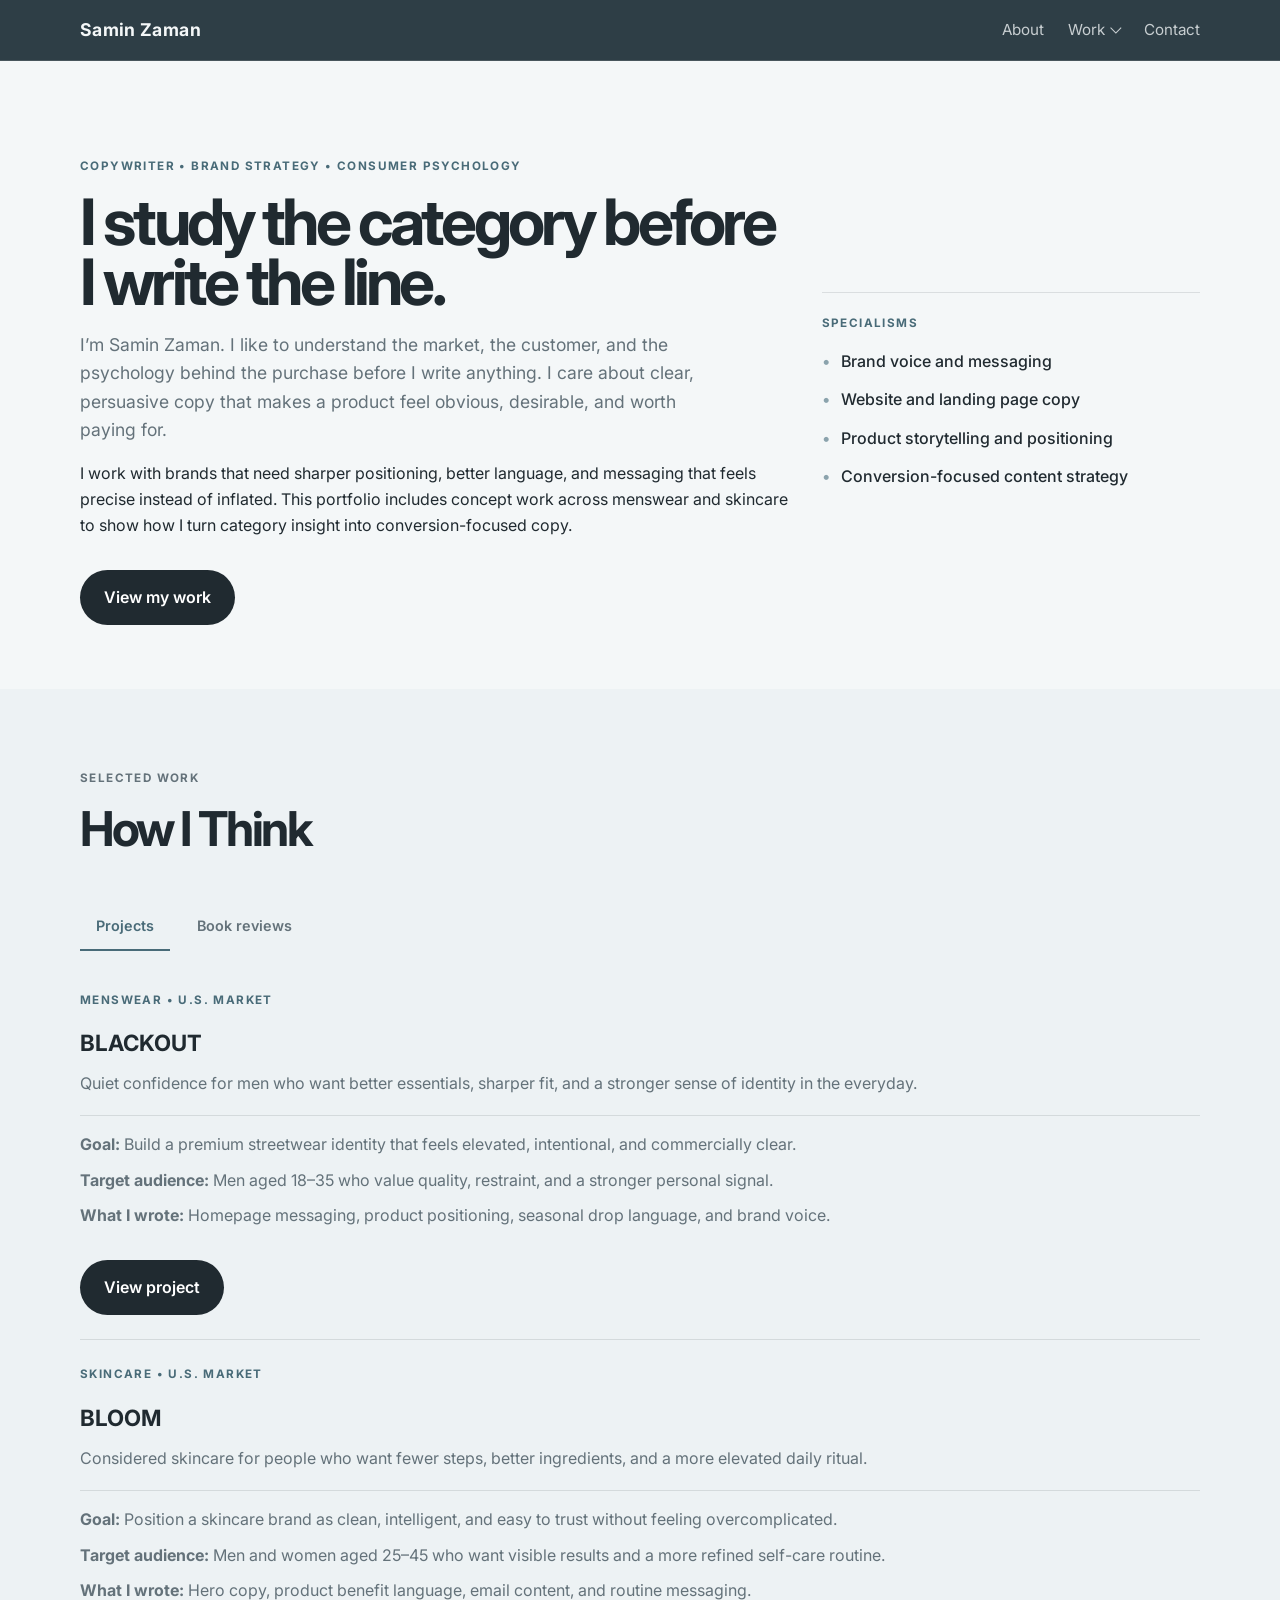
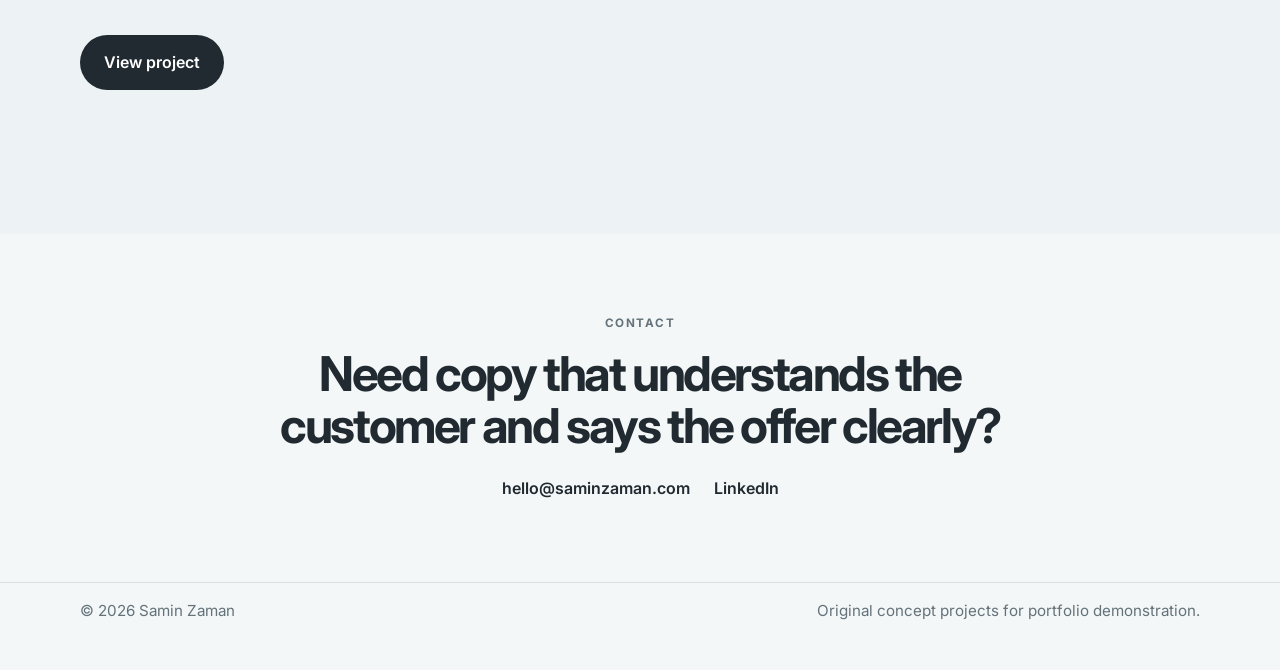
<file: index.html>
<!DOCTYPE html>
<html lang="en">
  <head>
    <meta charset="UTF-8" />
    <meta name="viewport" content="width=device-width, initial-scale=1.0" />
    <title>Samin Zaman | Copywriter</title>
    <meta
      name="description"
      content="Portfolio of Samin Zaman, a copywriter crafting clear, audience-first messaging for consumer brands."
    />
    <link rel="preconnect" href="https://fonts.googleapis.com" />
    <link rel="preconnect" href="https://fonts.gstatic.com" crossorigin />
    <link
      href="https://fonts.googleapis.com/css2?family=Inter:wght@400;500;600;700;800&display=swap"
      rel="stylesheet"
    />
    <link rel="stylesheet" href="styles.css" />
  </head>
  <body>
    <header class="site-header">
      <div class="container nav-wrap">
        <a href="index.html" class="brand">Samin Zaman</a>
        <nav class="site-nav" aria-label="Main navigation">
          <a href="#about">About</a>
          <details class="nav-dropdown">
            <summary>Work</summary>
            <div class="dropdown-menu">
              <a class="work-menu-link" href="#projects" data-work-tab="projects">Projects</a>
              <a class="work-menu-link" href="#reviews" data-work-tab="reviews">Book reviews</a>
            </div>
          </details>
          <a href="#contact">Contact</a>
        </nav>
      </div>
    </header>

    <main>
      <section id="about" class="hero">
        <div class="container hero-grid">
          <div>
            <p class="eyebrow">Copywriter • Brand strategy • Consumer psychology</p>
            <h1>I study the category before I write the line.</h1>
            <p class="lead">
              I’m Samin Zaman. I like to understand the market, the customer, and the psychology behind the purchase before I write anything. I care about clear, persuasive copy that makes a product feel obvious, desirable, and worth paying for.
            </p>
            <p>
              I work with brands that need sharper positioning, better language, and messaging that feels precise instead of inflated. This portfolio includes concept work across menswear and skincare to show how I turn category insight into conversion-focused copy.
            </p>
            <div class="cta-row">
              <a class="button primary" href="#work">View my work</a>
            </div>
          </div>

          <div class="hero-card">
            <p class="card-label">Specialisms</p>
            <ul>
              <li>Brand voice and messaging</li>
              <li>Website and landing page copy</li>
              <li>Product storytelling and positioning</li>
              <li>Conversion-focused content strategy</li>
            </ul>
          </div>
        </div>
      </section>

      <section id="work" class="section alt">
        <div class="container">
          <div class="section-header">
            <div>
              <p class="section-tag">Selected work</p>
              <h2>How I Think</h2>
            </div>
          </div>

          <nav class="work-tabs" aria-label="Work categories">
            <button id="projects-tab" class="work-tab is-active" type="button" role="tab" aria-selected="true" aria-controls="projects" data-work-tab="projects">Projects</button>
            <button id="reviews-tab" class="work-tab" type="button" role="tab" aria-selected="false" aria-controls="reviews" data-work-tab="reviews">Book reviews</button>
          </nav>

          <div id="projects" class="project-stack work-panel" role="tabpanel" aria-labelledby="projects-tab" data-work-panel="projects">
            <article class="project-entry">
              <div class="project-meta">Menswear • U.S. market</div>
              <h3><a class="project-title-link" href="https://samin-zaman1.github.io/blackout/" target="_blank" rel="noreferrer">BLACKOUT</a></h3>
              <p>
                Quiet confidence for men who want better essentials, sharper fit, and a stronger sense of identity in the everyday.
              </p>

              <div class="brief-block">
                <p><strong>Goal:</strong> Build a premium streetwear identity that feels elevated, intentional, and commercially clear.</p>
                <p><strong>Target audience:</strong> Men aged 18–35 who value quality, restraint, and a stronger personal signal.</p>
                <p><strong>What I wrote:</strong> Homepage messaging, product positioning, seasonal drop language, and brand voice.</p>
              </div>

              <div class="cta-row">
                <a href="https://samin-zaman1.github.io/blackout/" class="button primary" target="_blank" rel="noreferrer">View project</a>
              </div>
            </article>

            <article class="project-entry">
              <div class="project-meta">Skincare • U.S. market</div>
              <h3><a class="project-title-link" href="https://samin-zaman1.github.io/bloom/" target="_blank" rel="noreferrer">BLOOM</a></h3>
              <p>
                Considered skincare for people who want fewer steps, better ingredients, and a more elevated daily ritual.
              </p>

              <div class="brief-block">
                <p><strong>Goal:</strong> Position a skincare brand as clean, intelligent, and easy to trust without feeling overcomplicated.</p>
                <p><strong>Target audience:</strong> Men and women aged 25–45 who want visible results and a more refined self-care routine.</p>
                <p><strong>What I wrote:</strong> Hero copy, product benefit language, email content, and routine messaging.</p>
              </div>

              <div class="cta-row">
                <a href="https://samin-zaman1.github.io/bloom/" class="button primary" target="_blank" rel="noreferrer">View project</a>
              </div>
            </article>
          </div>

          <div class="work-writing">
            <section id="reviews" class="work-subsection work-panel" role="tabpanel" aria-labelledby="reviews-tab" data-work-panel="reviews" hidden>
              <p class="section-tag">Book reviews</p>
              <h3>Criticism and reflection shaped by taste, attention, and the way culture moves.</h3>
              <p>
                I also write reflective reviews and cultural notes that connect reading to how people think, buy, and value things. The goal is to translate ideas into language that feels thoughtful, precise, and genuinely lived-in.
              </p>

              <div class="project-stack">
                <article class="project-entry">
                  <div class="project-meta">Fiction • Fable</div>
                  <h3>The Alchemist, Paulo Coelho</h3>
                  <p>
                    I went in expecting a quick fable and came out arguing with a stranger's idea of destiny. Beautiful prose, thin logic if you press on it.
                  </p>
                  <a href="reviews.html#the-alchemist" class="inline-link">Read the full review</a>
                </article>
              </div>
            </section>
          </div>
        </div>
      </section>

      <section id="contact" class="section contact">
        <div class="container narrow center">
          <p class="section-tag">Contact</p>
          <h2>Need copy that understands the customer and says the offer clearly?</h2>
          <div class="contact-links">
            <a href="mailto:hello@saminzaman.com">hello@saminzaman.com</a>
            <a href="https://www.linkedin.com" target="_blank" rel="noreferrer">LinkedIn</a>
          </div>
        </div>
      </section>
    </main>

    <footer class="site-footer">
      <div class="container footer-wrap">
        <p>© <span id="year"></span> Samin Zaman</p>
        <p>Original concept projects for portfolio demonstration.</p>
      </div>
    </footer>

    <script src="script.js"></script>
  </body>
</html>
</file>
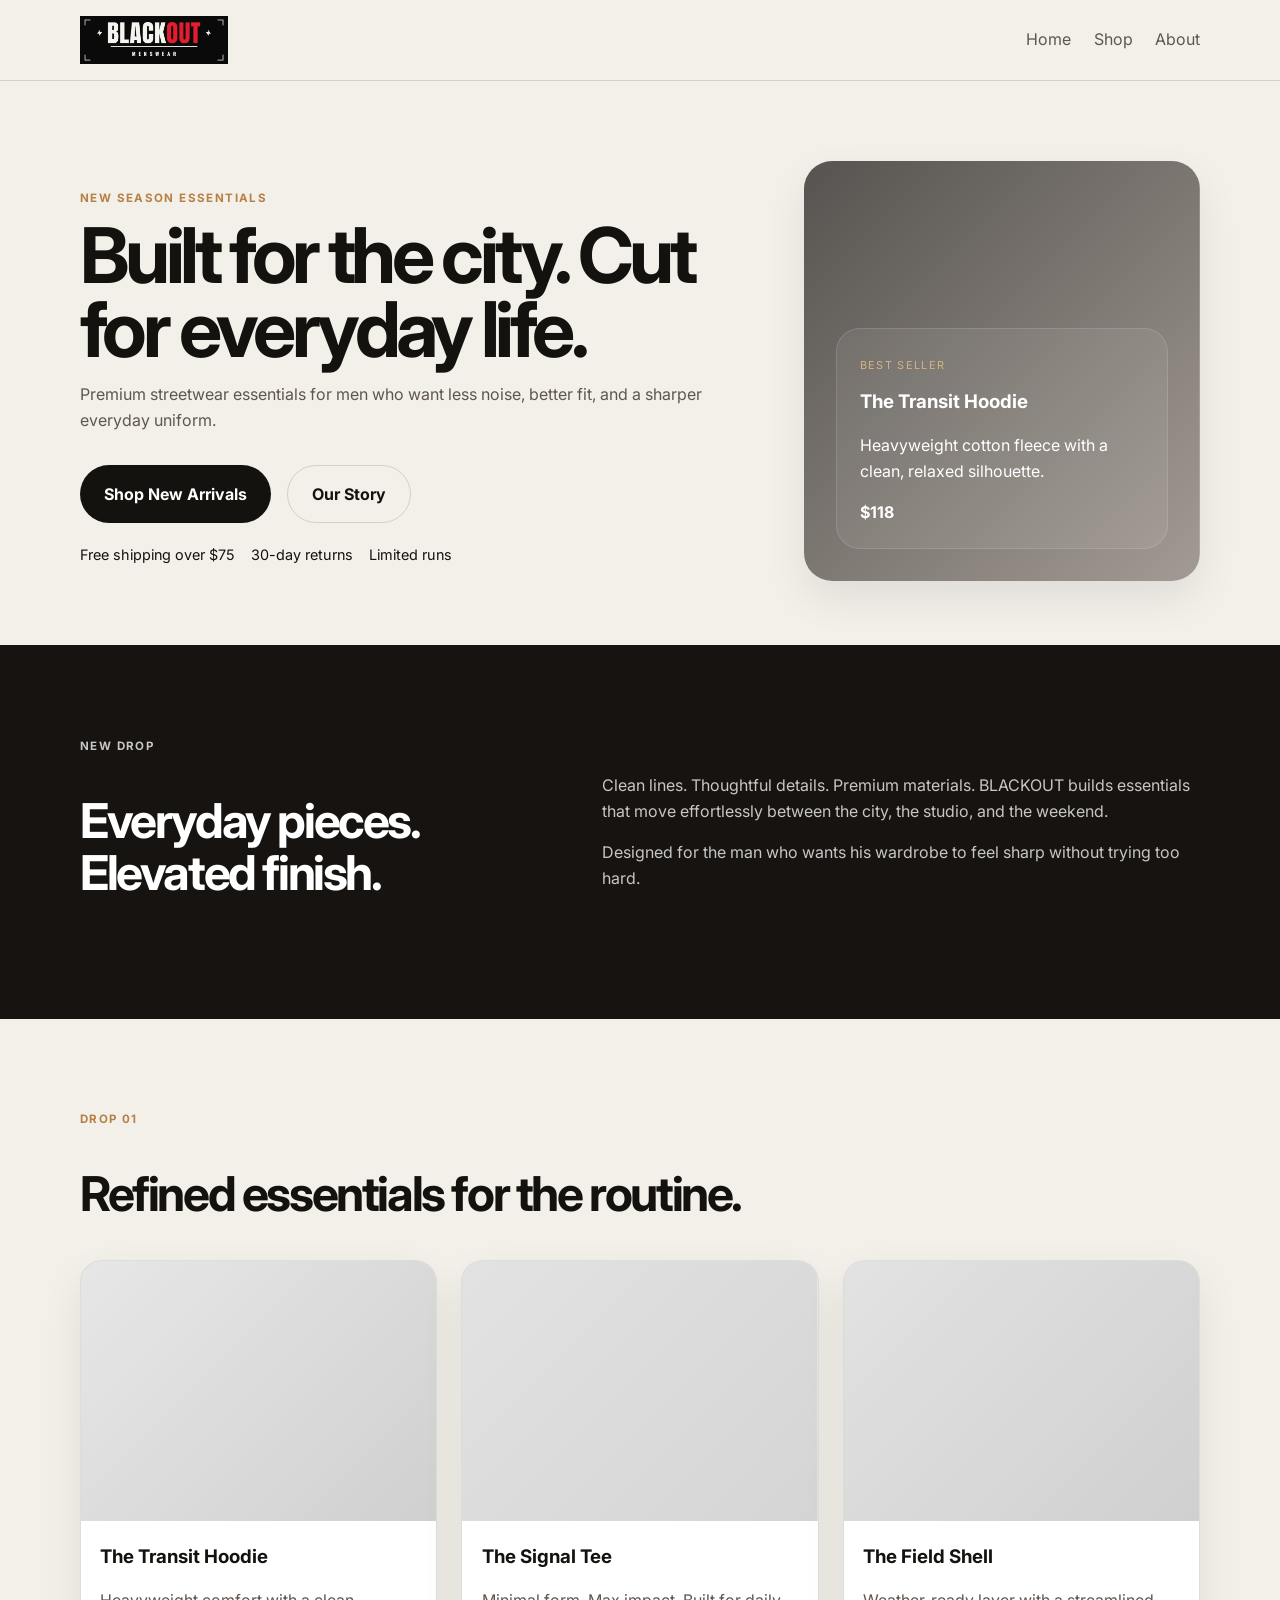
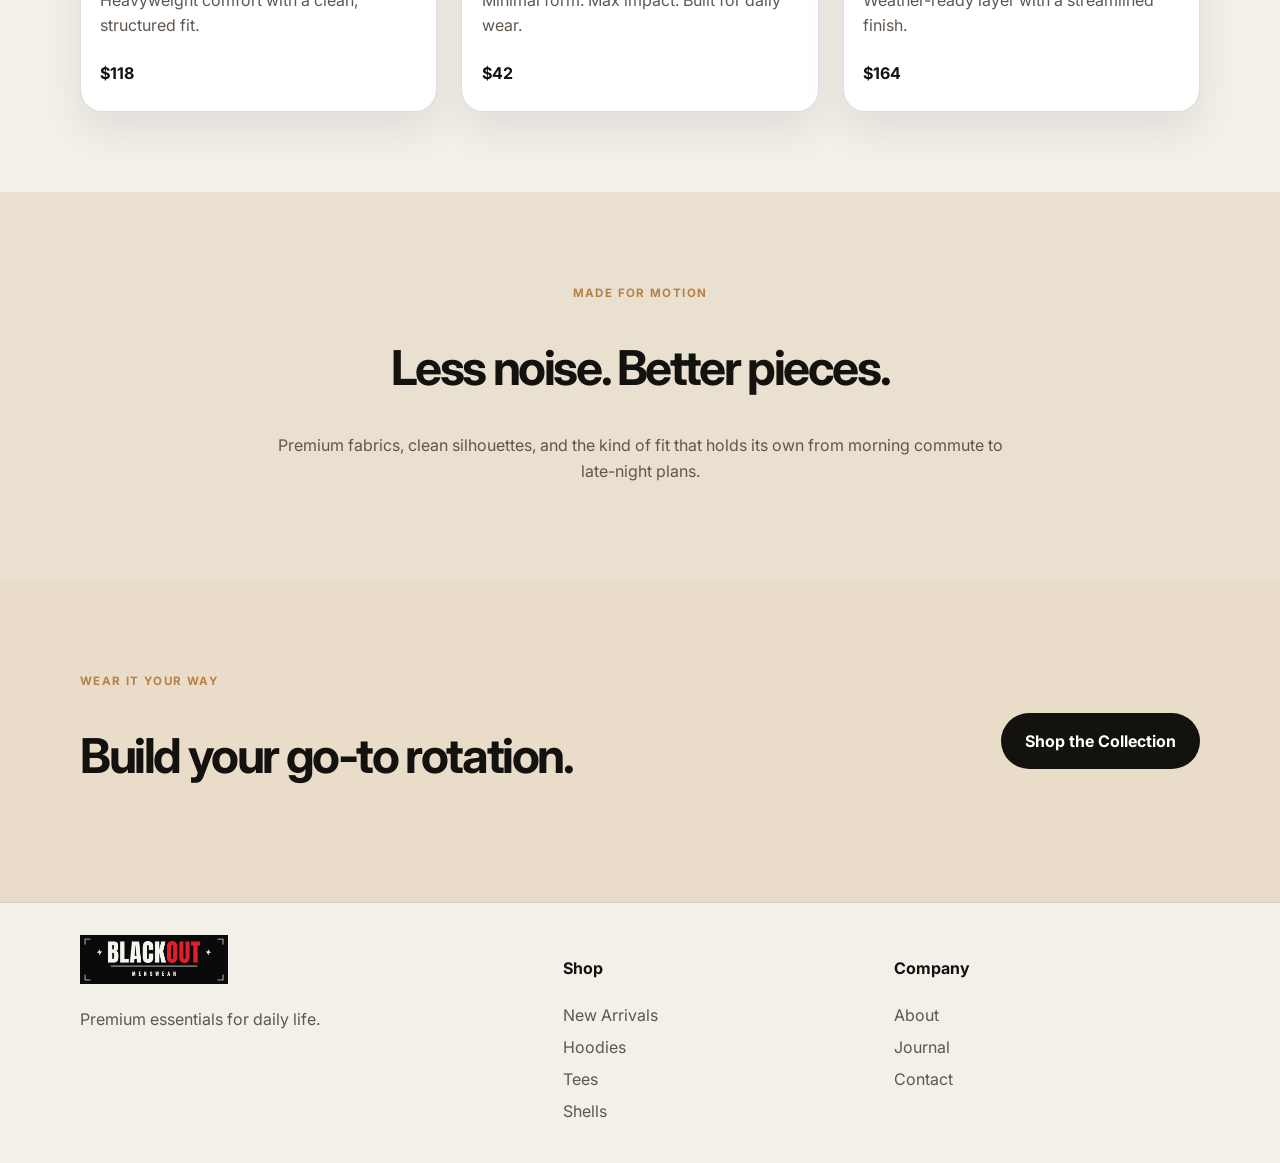
<file: blackout/index.html>
<!DOCTYPE html>
<html lang="en">
  <head>
    <meta charset="UTF-8" />
    <meta name="viewport" content="width=device-width, initial-scale=1.0" />
    <title>BLACKOUT | Premium Streetwear</title>
    <meta name="description" content="BLACKOUT makes premium essentials for men who move through the city with intention." />
    <link rel="preconnect" href="https://fonts.googleapis.com" />
    <link rel="preconnect" href="https://fonts.gstatic.com" crossorigin />
    <link href="https://fonts.googleapis.com/css2?family=Inter:wght@400;500;600;700;800&display=swap" rel="stylesheet" />
    <link rel="stylesheet" href="styles.css" />
  </head>
  <body>
    <header class="topbar">
      <div class="container nav">
        <a class="brand" href="index.html" aria-label="BLACKOUT home"><img src="blackout-logo.png" alt="BLACKOUT Menswear" /></a>
        <nav>
          <a href="index.html">Home</a>
          <a href="shop.html">Shop</a>
          <a href="about.html">About</a>
        </nav>
      </div>
    </header>

    <main>
      <section class="hero">
        <div class="container hero-grid">
          <div>
            <p class="eyebrow">New season essentials</p>
            <h1>Built for the city. Cut for everyday life.</h1>
            <p class="lead">
              Premium streetwear essentials for men who want less noise, better fit, and a sharper everyday uniform.
            </p>
            <div class="cta-row">
              <a class="button primary" href="shop.html">Shop New Arrivals</a>
              <a class="button secondary" href="about.html">Our Story</a>
            </div>
            <div class="trust-row">
              <span>Free shipping over $75</span>
              <span>30-day returns</span>
              <span>Limited runs</span>
            </div>
          </div>
          <div class="hero-card">
            <div class="product-mini">
              <span class="mini-tag">Best seller</span>
              <h3>The Transit Hoodie</h3>
              <p>Heavyweight cotton fleece with a clean, relaxed silhouette.</p>
              <strong>$118</strong>
            </div>
          </div>
        </div>
      </section>

      <section class="section dark">
        <div class="container two-column">
          <div>
            <p class="eyebrow">New drop</p>
            <h2>Everyday pieces. Elevated finish.</h2>
          </div>
          <div>
            <p>
              Clean lines. Thoughtful details. Premium materials. BLACKOUT builds essentials that move effortlessly between the city, the studio, and the weekend.
            </p>
            <p>
              Designed for the man who wants his wardrobe to feel sharp without trying too hard.
            </p>
          </div>
        </div>
      </section>

      <section class="section">
        <div class="container">
          <div class="section-head">
            <div>
              <p class="eyebrow">Drop 01</p>
              <h2>Refined essentials for the routine.</h2>
            </div>
          </div>

          <div class="product-grid">
            <article class="product-card">
              <div class="image-box image-one"></div>
              <div class="product-copy">
                <h3>The Transit Hoodie</h3>
                <p>Heavyweight comfort with a clean, structured fit.</p>
                <span>$118</span>
              </div>
            </article>

            <article class="product-card">
              <div class="image-box image-two"></div>
              <div class="product-copy">
                <h3>The Signal Tee</h3>
                <p>Minimal form. Max impact. Built for daily wear.</p>
                <span>$42</span>
              </div>
            </article>

            <article class="product-card">
              <div class="image-box image-three"></div>
              <div class="product-copy">
                <h3>The Field Shell</h3>
                <p>Weather-ready layer with a streamlined finish.</p>
                <span>$164</span>
              </div>
            </article>
          </div>
        </div>
      </section>

      <section class="section alt">
        <div class="container center-block">
          <p class="eyebrow">Made for motion</p>
          <h2>Less noise. Better pieces.</h2>
          <p>
            Premium fabrics, clean silhouettes, and the kind of fit that holds its own from morning commute to late-night plans.
          </p>
        </div>
      </section>

      <section class="section cta-band">
        <div class="container cta-inner">
          <div>
            <p class="eyebrow">Wear it your way</p>
            <h2>Build your go-to rotation.</h2>
          </div>
          <a class="button primary" href="shop.html">Shop the Collection</a>
        </div>
      </section>
    </main>

    <footer class="site-footer">
      <div class="container footer-grid">
        <div>
          <a class="brand" href="index.html" aria-label="BLACKOUT home"><img src="blackout-logo.png" alt="BLACKOUT Menswear" /></a>
          <p>Premium essentials for daily life.</p>
        </div>
        <div>
          <h4>Shop</h4>
          <ul>
            <li>New Arrivals</li>
            <li>Hoodies</li>
            <li>Tees</li>
            <li>Shells</li>
          </ul>
        </div>
        <div>
          <h4>Company</h4>
          <ul>
            <li>About</li>
            <li>Journal</li>
            <li>Contact</li>
          </ul>
        </div>
      </div>
    </footer>
  </body>
</html>
</file>
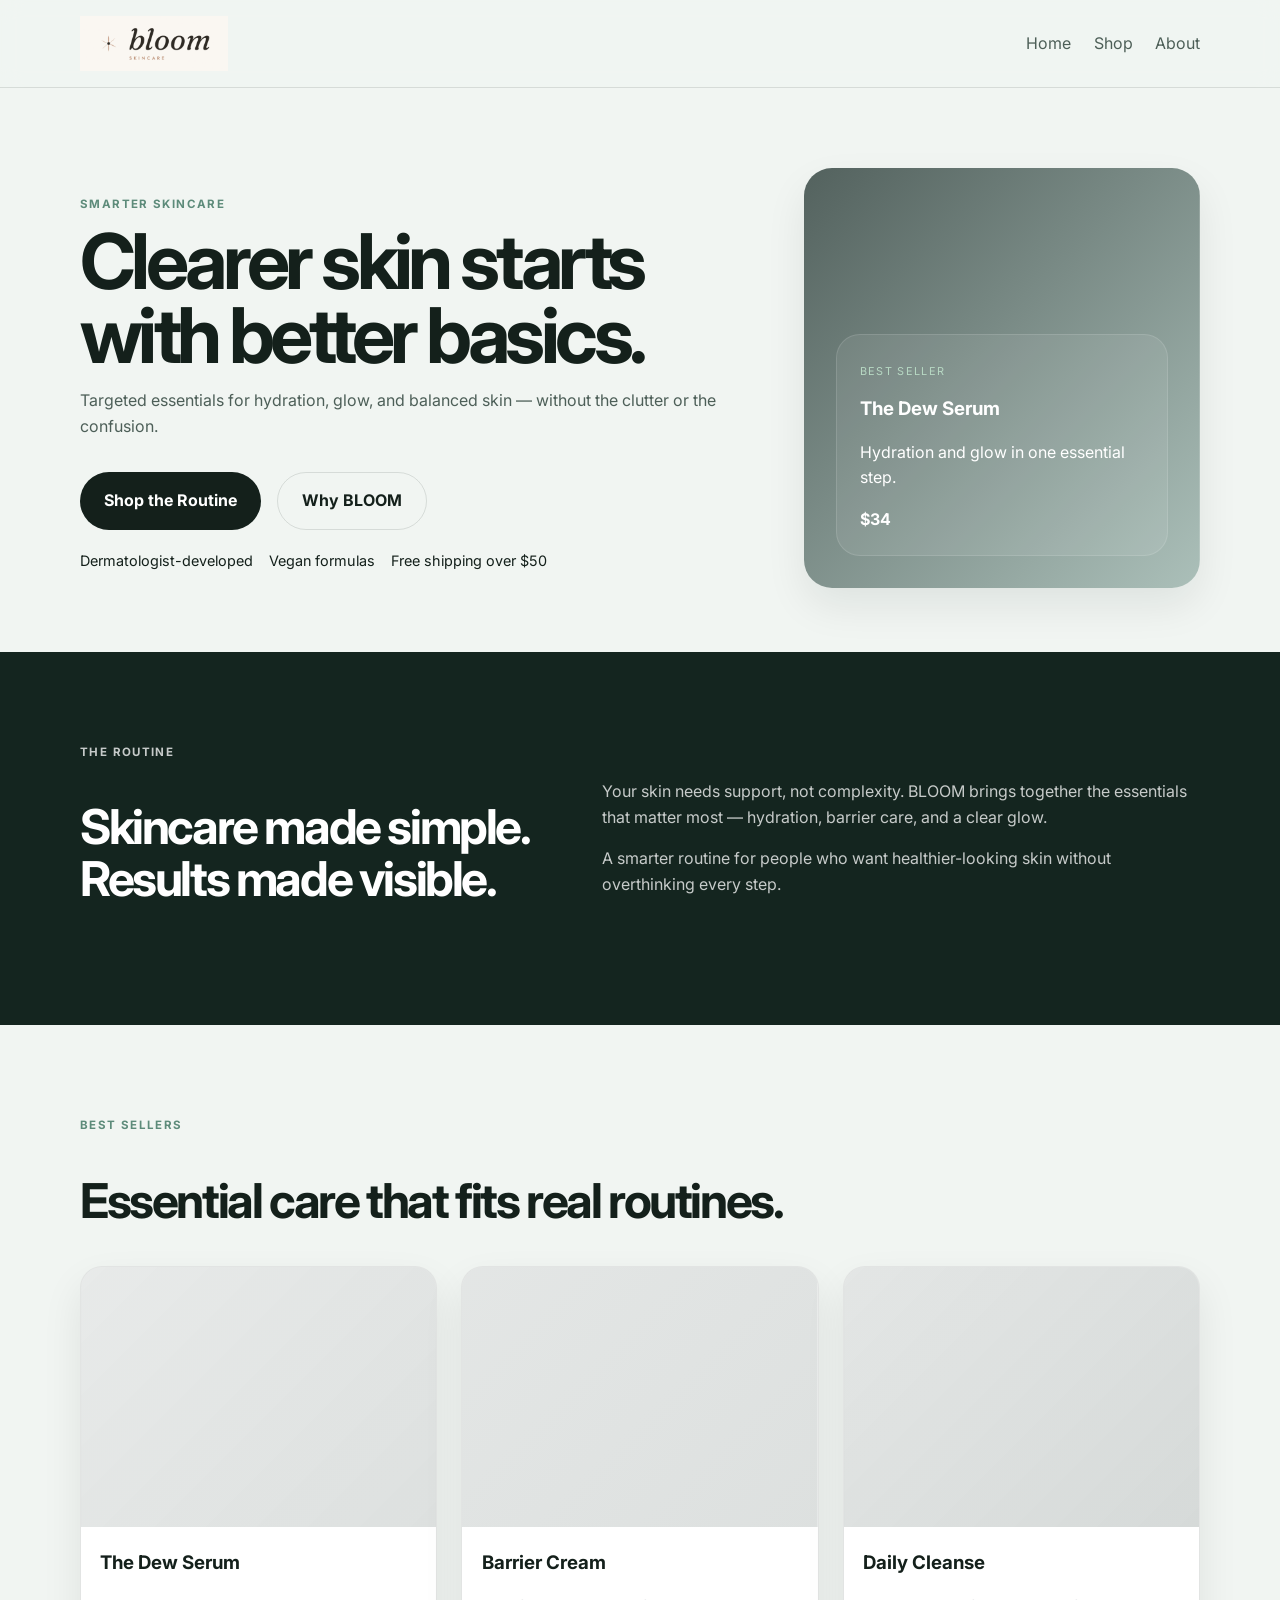
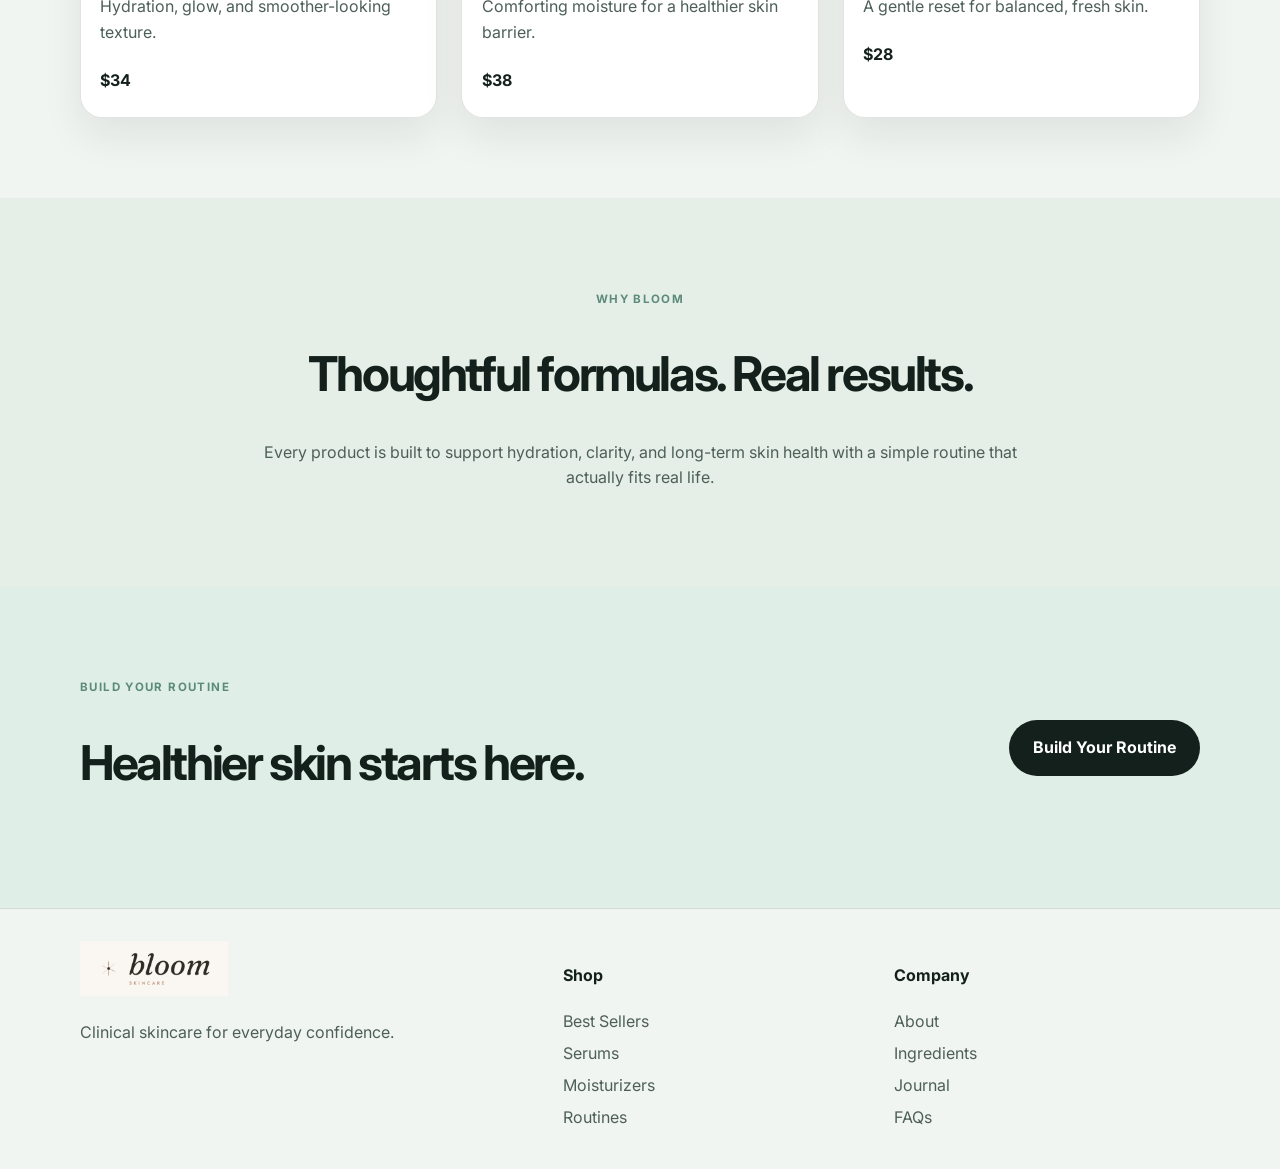
<file: bloom/index.html>
<!DOCTYPE html>
<html lang="en">
  <head>
    <meta charset="UTF-8" />
    <meta name="viewport" content="width=device-width, initial-scale=1.0" />
    <title>BLOOM | Smarter Skincare</title>
    <meta name="description" content="BLOOM makes modern skincare essentials designed to support glow, hydration, and a balanced routine." />
    <link rel="preconnect" href="https://fonts.googleapis.com" />
    <link rel="preconnect" href="https://fonts.gstatic.com" crossorigin />
    <link href="https://fonts.googleapis.com/css2?family=Inter:wght@400;500;600;700;800&display=swap" rel="stylesheet" />
    <link rel="stylesheet" href="styles.css" />
  </head>
  <body>
    <header class="topbar">
      <div class="container nav">
        <a class="brand" href="index.html" aria-label="BLOOM home"><img src="bloom-logo.png" alt="BLOOM Skincare" /></a>
        <nav>
          <a href="index.html">Home</a>
          <a href="shop.html">Shop</a>
          <a href="about.html">About</a>
        </nav>
      </div>
    </header>

    <main>
      <section class="hero">
        <div class="container hero-grid">
          <div>
            <p class="eyebrow">Smarter skincare</p>
            <h1>Clearer skin starts with better basics.</h1>
            <p class="lead">
              Targeted essentials for hydration, glow, and balanced skin — without the clutter or the confusion.
            </p>
            <div class="cta-row">
              <a class="button primary" href="shop.html">Shop the Routine</a>
              <a class="button secondary" href="about.html">Why BLOOM</a>
            </div>
            <div class="trust-row">
              <span>Dermatologist-developed</span>
              <span>Vegan formulas</span>
              <span>Free shipping over $50</span>
            </div>
          </div>
          <div class="hero-card">
            <div class="product-mini">
              <span class="mini-tag">Best seller</span>
              <h3>The Dew Serum</h3>
              <p>Hydration and glow in one essential step.</p>
              <strong>$34</strong>
            </div>
          </div>
        </div>
      </section>

      <section class="section dark">
        <div class="container two-column">
          <div>
            <p class="eyebrow">The routine</p>
            <h2>Skincare made simple. Results made visible.</h2>
          </div>
          <div>
            <p>
              Your skin needs support, not complexity. BLOOM brings together the essentials that matter most — hydration, barrier care, and a clear glow.
            </p>
            <p>
              A smarter routine for people who want healthier-looking skin without overthinking every step.
            </p>
          </div>
        </div>
      </section>

      <section class="section">
        <div class="container">
          <div class="section-head">
            <div>
              <p class="eyebrow">Best sellers</p>
              <h2>Essential care that fits real routines.</h2>
            </div>
          </div>

          <div class="product-grid">
            <article class="product-card">
              <div class="image-box image-one"></div>
              <div class="product-copy">
                <h3>The Dew Serum</h3>
                <p>Hydration, glow, and smoother-looking texture.</p>
                <span>$34</span>
              </div>
            </article>

            <article class="product-card">
              <div class="image-box image-two"></div>
              <div class="product-copy">
                <h3>Barrier Cream</h3>
                <p>Comforting moisture for a healthier skin barrier.</p>
                <span>$38</span>
              </div>
            </article>

            <article class="product-card">
              <div class="image-box image-three"></div>
              <div class="product-copy">
                <h3>Daily Cleanse</h3>
                <p>A gentle reset for balanced, fresh skin.</p>
                <span>$28</span>
              </div>
            </article>
          </div>
        </div>
      </section>

      <section class="section alt">
        <div class="container center-block">
          <p class="eyebrow">Why BLOOM</p>
          <h2>Thoughtful formulas. Real results.</h2>
          <p>
            Every product is built to support hydration, clarity, and long-term skin health with a simple routine that actually fits real life.
          </p>
        </div>
      </section>

      <section class="section cta-band">
        <div class="container cta-inner">
          <div>
            <p class="eyebrow">Build your routine</p>
            <h2>Healthier skin starts here.</h2>
          </div>
          <a class="button primary" href="shop.html">Build Your Routine</a>
        </div>
      </section>
    </main>

    <footer class="site-footer">
      <div class="container footer-grid">
        <div>
          <a class="brand" href="index.html" aria-label="BLOOM home"><img src="bloom-logo.png" alt="BLOOM Skincare" /></a>
          <p>Clinical skincare for everyday confidence.</p>
        </div>
        <div>
          <h4>Shop</h4>
          <ul>
            <li>Best Sellers</li>
            <li>Serums</li>
            <li>Moisturizers</li>
            <li>Routines</li>
          </ul>
        </div>
        <div>
          <h4>Company</h4>
          <ul>
            <li>About</li>
            <li>Ingredients</li>
            <li>Journal</li>
            <li>FAQs</li>
          </ul>
        </div>
      </div>
    </footer>
  </body>
</html>
</file>
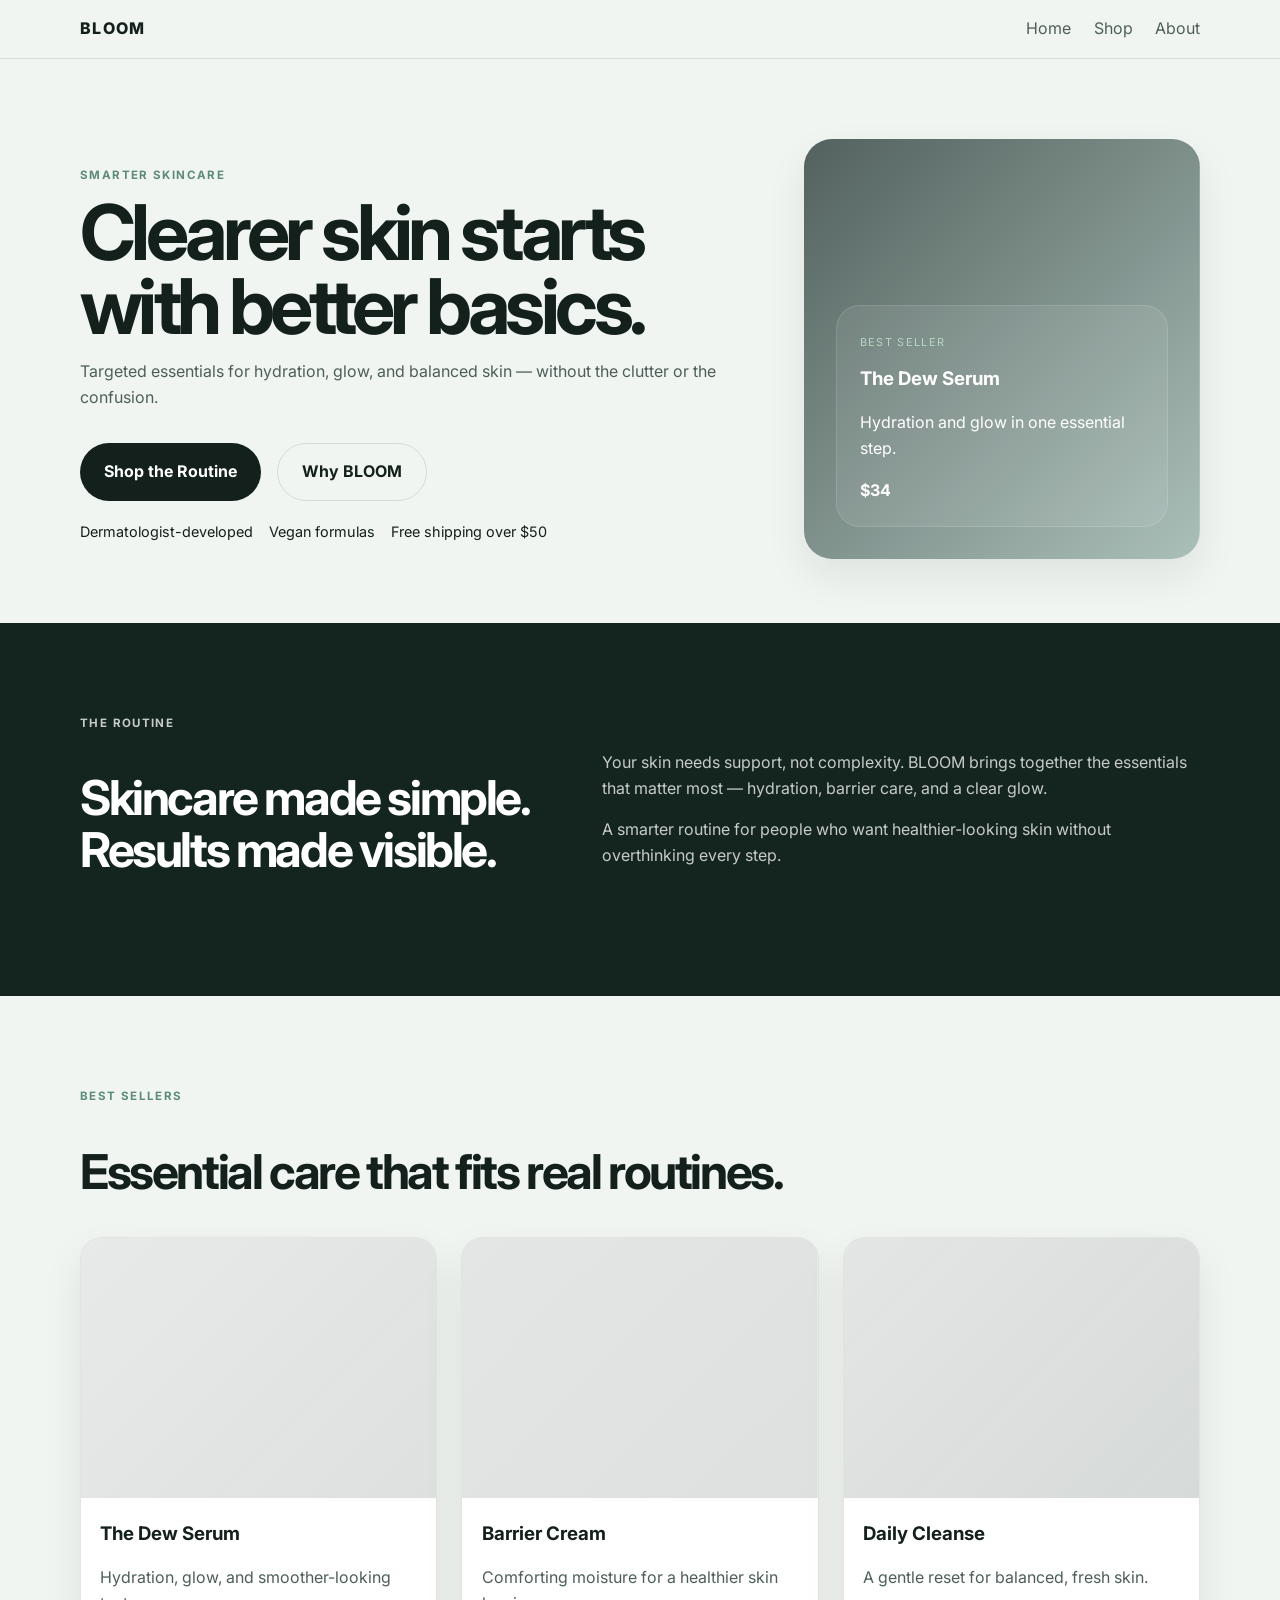
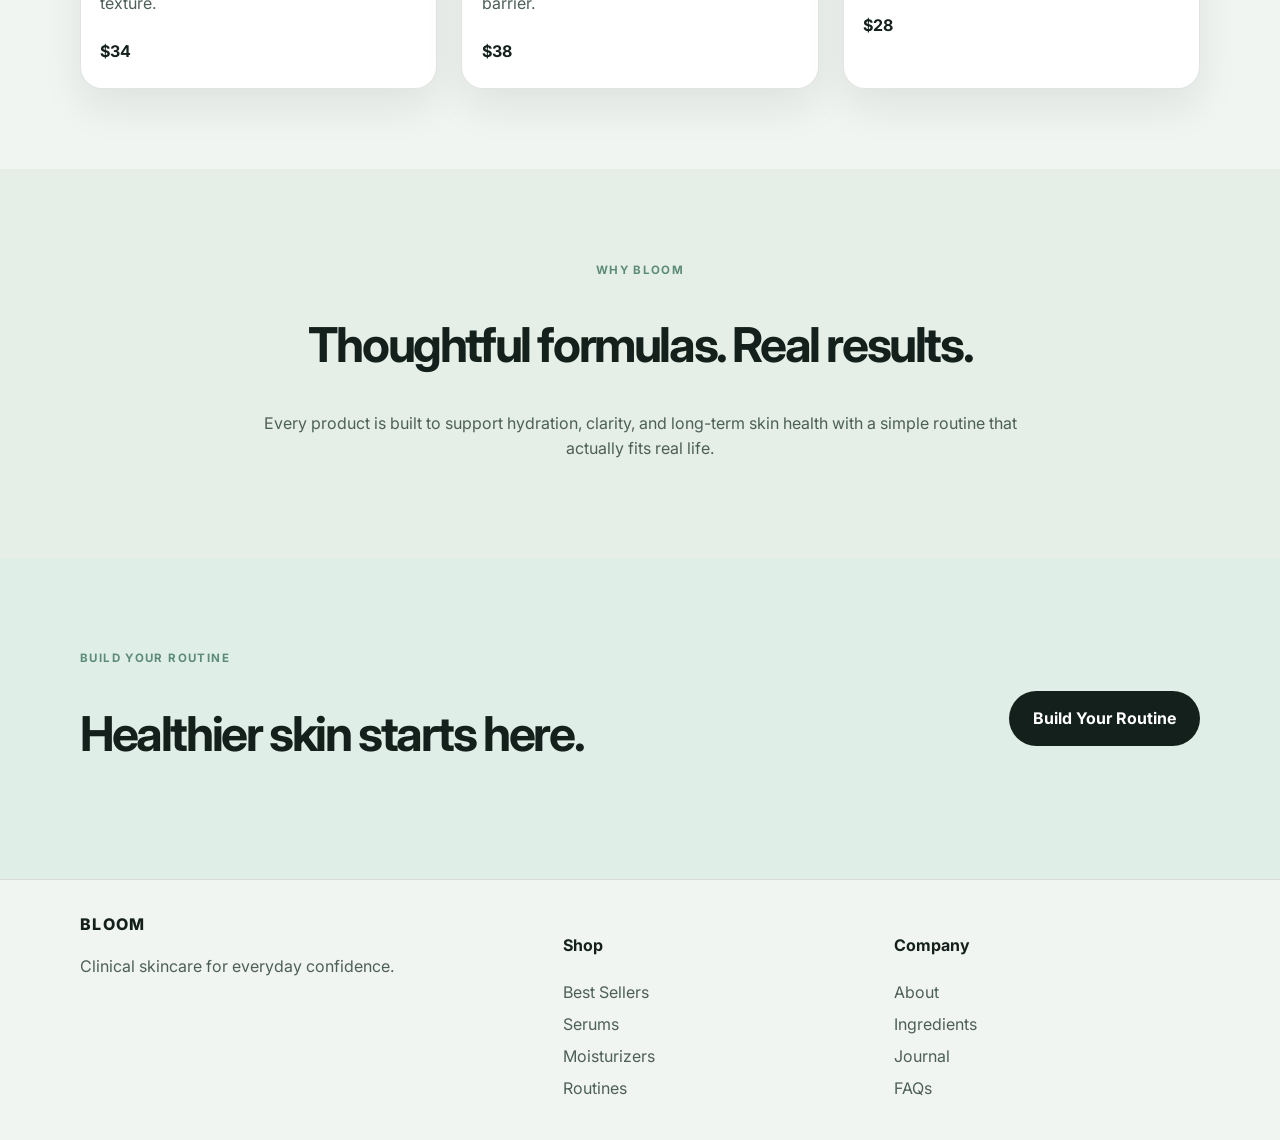
<file: luma/index.html>
<!DOCTYPE html>
<html lang="en">
  <head>
    <meta charset="UTF-8" />
    <meta name="viewport" content="width=device-width, initial-scale=1.0" />
    <title>BLOOM | Smarter Skincare</title>
    <meta name="description" content="BLOOM makes modern skincare essentials designed to support glow, hydration, and a balanced routine." />
    <link rel="preconnect" href="https://fonts.googleapis.com" />
    <link rel="preconnect" href="https://fonts.gstatic.com" crossorigin />
    <link href="https://fonts.googleapis.com/css2?family=Inter:wght@400;500;600;700;800&display=swap" rel="stylesheet" />
    <link rel="stylesheet" href="styles.css" />
  </head>
  <body>
    <header class="topbar">
      <div class="container nav">
        <div class="brand">BLOOM</div>
        <nav>
          <a href="index.html">Home</a>
          <a href="shop.html">Shop</a>
          <a href="about.html">About</a>
        </nav>
      </div>
    </header>

    <main>
      <section class="hero">
        <div class="container hero-grid">
          <div>
            <p class="eyebrow">Smarter skincare</p>
            <h1>Clearer skin starts with better basics.</h1>
            <p class="lead">
              Targeted essentials for hydration, glow, and balanced skin — without the clutter or the confusion.
            </p>
            <div class="cta-row">
              <a class="button primary" href="shop.html">Shop the Routine</a>
              <a class="button secondary" href="about.html">Why BLOOM</a>
            </div>
            <div class="trust-row">
              <span>Dermatologist-developed</span>
              <span>Vegan formulas</span>
              <span>Free shipping over $50</span>
            </div>
          </div>
          <div class="hero-card">
            <div class="product-mini">
              <span class="mini-tag">Best seller</span>
              <h3>The Dew Serum</h3>
              <p>Hydration and glow in one essential step.</p>
              <strong>$34</strong>
            </div>
          </div>
        </div>
      </section>

      <section class="section dark">
        <div class="container two-column">
          <div>
            <p class="eyebrow">The routine</p>
            <h2>Skincare made simple. Results made visible.</h2>
          </div>
          <div>
            <p>
              Your skin needs support, not complexity. BLOOM brings together the essentials that matter most — hydration, barrier care, and a clear glow.
            </p>
            <p>
              A smarter routine for people who want healthier-looking skin without overthinking every step.
            </p>
          </div>
        </div>
      </section>

      <section class="section">
        <div class="container">
          <div class="section-head">
            <div>
              <p class="eyebrow">Best sellers</p>
              <h2>Essential care that fits real routines.</h2>
            </div>
          </div>

          <div class="product-grid">
            <article class="product-card">
              <div class="image-box image-one"></div>
              <div class="product-copy">
                <h3>The Dew Serum</h3>
                <p>Hydration, glow, and smoother-looking texture.</p>
                <span>$34</span>
              </div>
            </article>

            <article class="product-card">
              <div class="image-box image-two"></div>
              <div class="product-copy">
                <h3>Barrier Cream</h3>
                <p>Comforting moisture for a healthier skin barrier.</p>
                <span>$38</span>
              </div>
            </article>

            <article class="product-card">
              <div class="image-box image-three"></div>
              <div class="product-copy">
                <h3>Daily Cleanse</h3>
                <p>A gentle reset for balanced, fresh skin.</p>
                <span>$28</span>
              </div>
            </article>
          </div>
        </div>
      </section>

      <section class="section alt">
        <div class="container center-block">
          <p class="eyebrow">Why BLOOM</p>
          <h2>Thoughtful formulas. Real results.</h2>
          <p>
            Every product is built to support hydration, clarity, and long-term skin health with a simple routine that actually fits real life.
          </p>
        </div>
      </section>

      <section class="section cta-band">
        <div class="container cta-inner">
          <div>
            <p class="eyebrow">Build your routine</p>
            <h2>Healthier skin starts here.</h2>
          </div>
          <a class="button primary" href="shop.html">Build Your Routine</a>
        </div>
      </section>
    </main>

    <footer class="site-footer">
      <div class="container footer-grid">
        <div>
          <div class="brand">BLOOM</div>
          <p>Clinical skincare for everyday confidence.</p>
        </div>
        <div>
          <h4>Shop</h4>
          <ul>
            <li>Best Sellers</li>
            <li>Serums</li>
            <li>Moisturizers</li>
            <li>Routines</li>
          </ul>
        </div>
        <div>
          <h4>Company</h4>
          <ul>
            <li>About</li>
            <li>Ingredients</li>
            <li>Journal</li>
            <li>FAQs</li>
          </ul>
        </div>
      </div>
    </footer>
  </body>
</html>
</file>
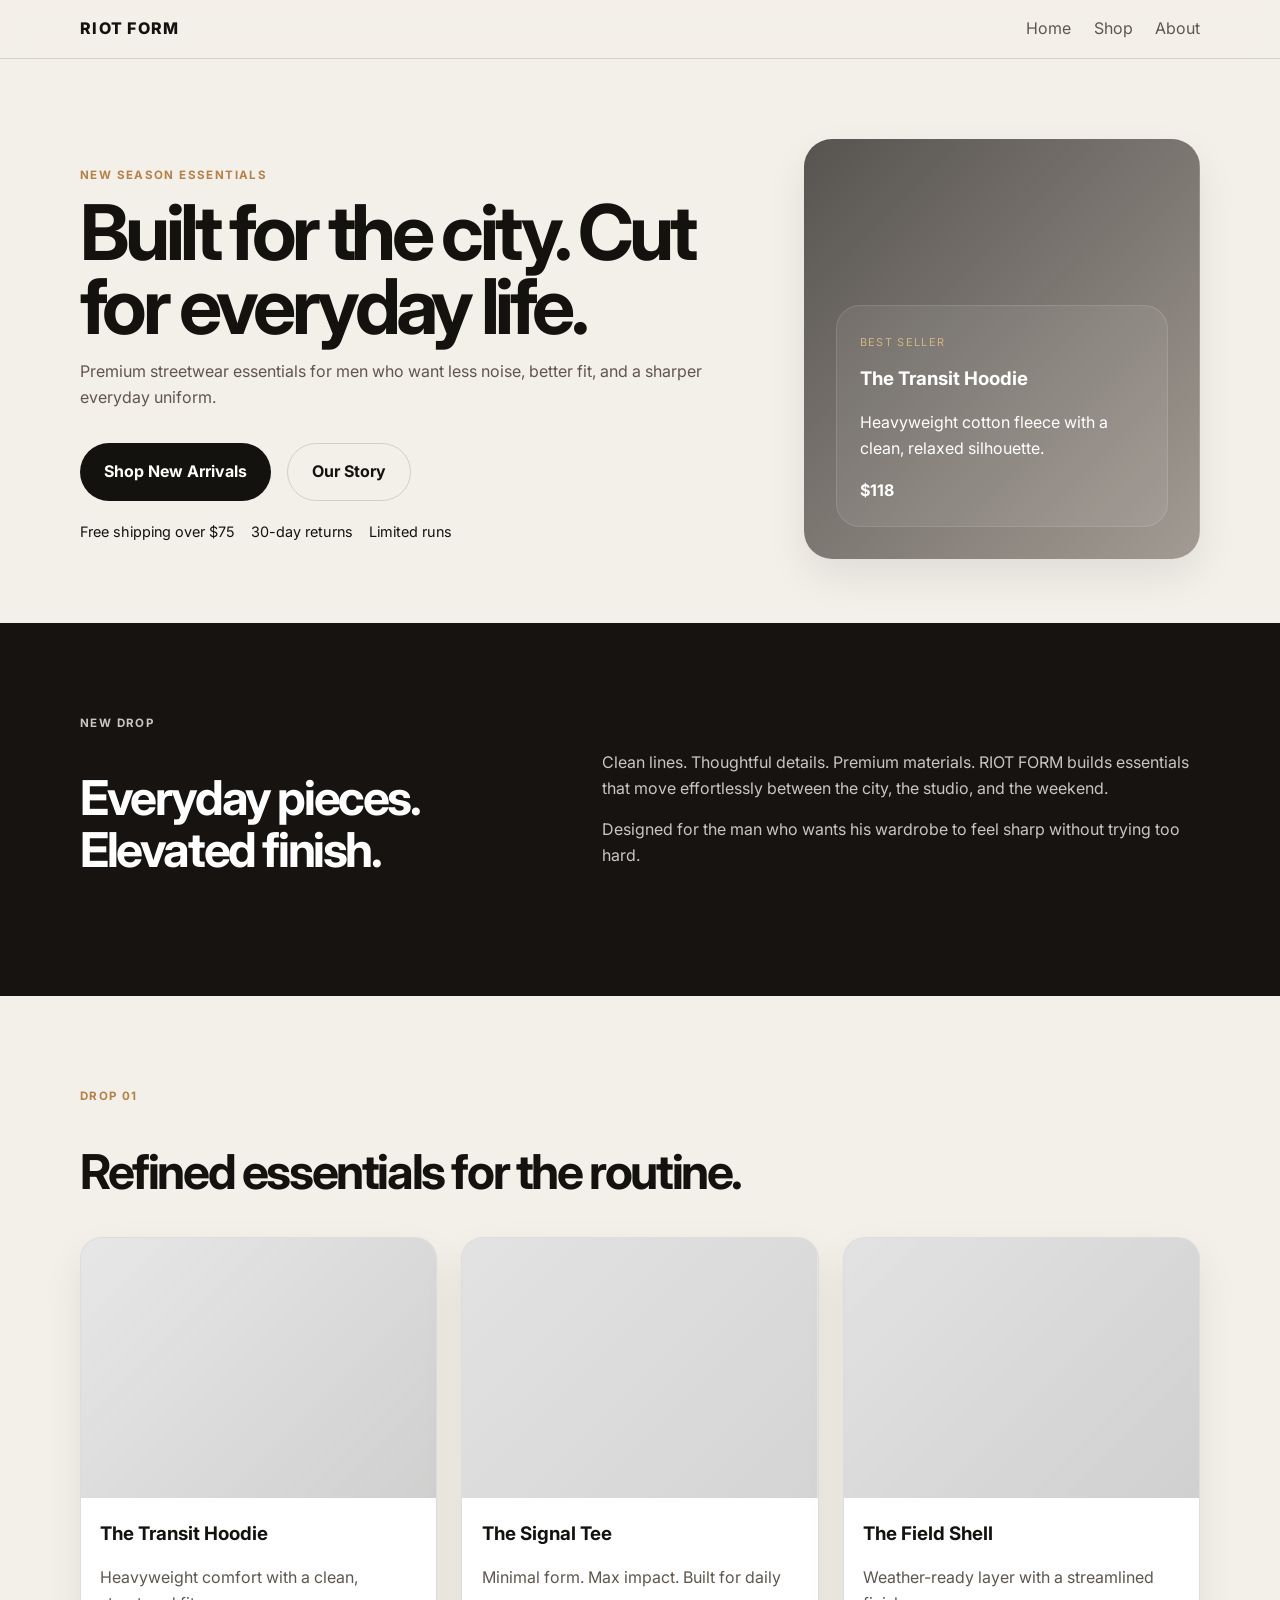
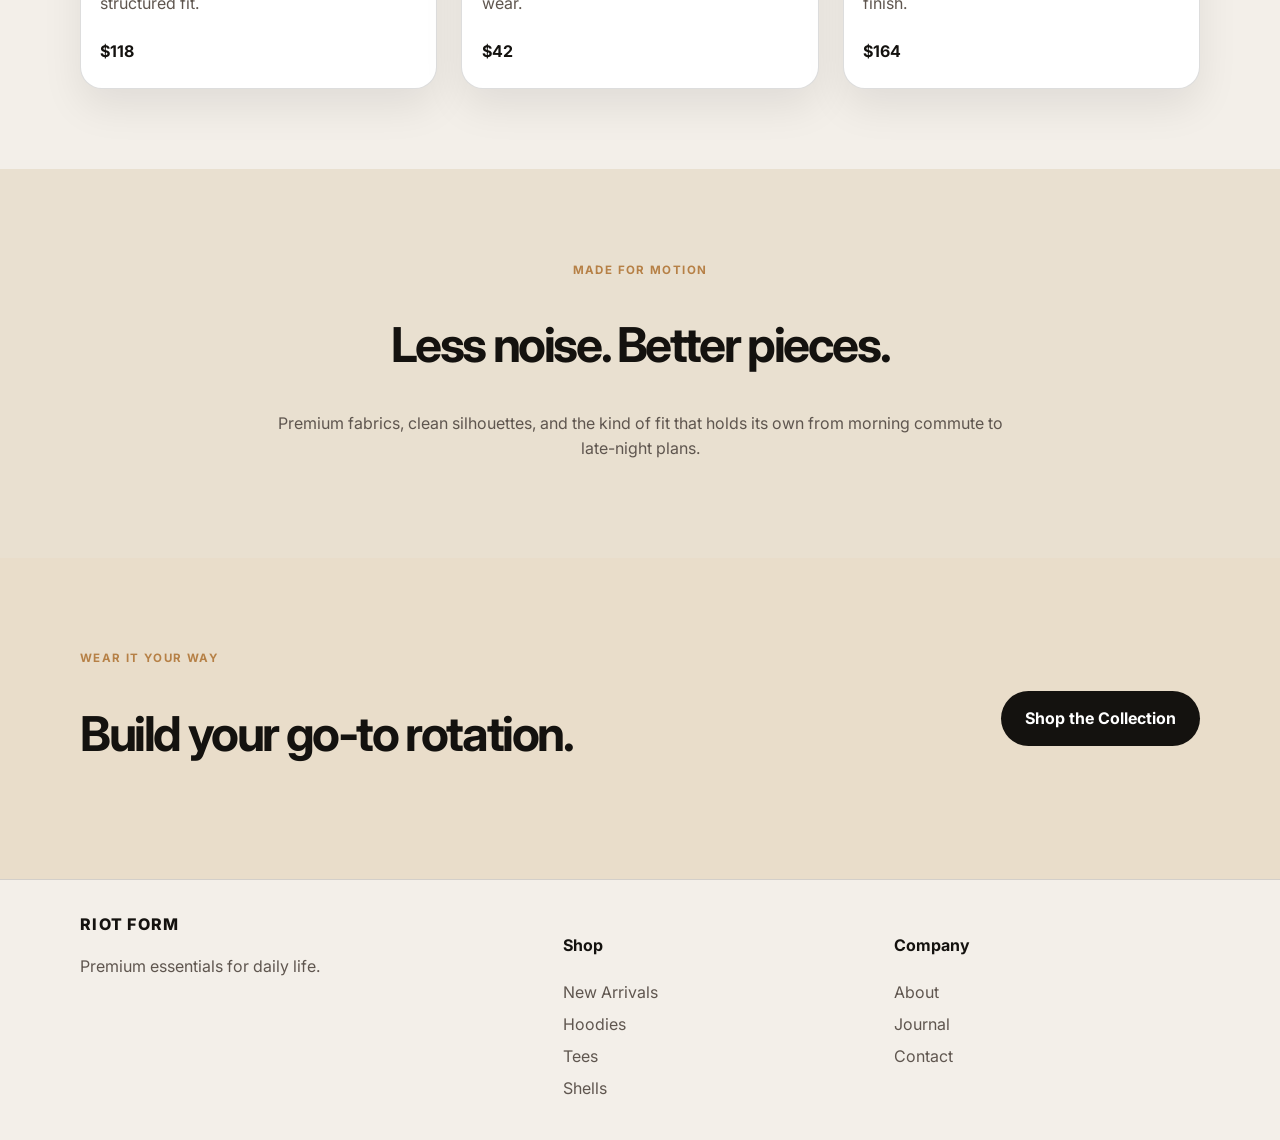
<file: vanta/index.html>
<!DOCTYPE html>
<html lang="en">
  <head>
    <meta charset="UTF-8" />
    <meta name="viewport" content="width=device-width, initial-scale=1.0" />
    <title>RIOT FORM | Premium Streetwear</title>
    <meta name="description" content="RIOT FORM makes premium essentials for men who move through the city with intention." />
    <link rel="preconnect" href="https://fonts.googleapis.com" />
    <link rel="preconnect" href="https://fonts.gstatic.com" crossorigin />
    <link href="https://fonts.googleapis.com/css2?family=Inter:wght@400;500;600;700;800&display=swap" rel="stylesheet" />
    <link rel="stylesheet" href="styles.css" />
  </head>
  <body>
    <header class="topbar">
      <div class="container nav">
        <div class="brand">RIOT FORM</div>
        <nav>
          <a href="index.html">Home</a>
          <a href="shop.html">Shop</a>
          <a href="about.html">About</a>
        </nav>
      </div>
    </header>

    <main>
      <section class="hero">
        <div class="container hero-grid">
          <div>
            <p class="eyebrow">New season essentials</p>
            <h1>Built for the city. Cut for everyday life.</h1>
            <p class="lead">
              Premium streetwear essentials for men who want less noise, better fit, and a sharper everyday uniform.
            </p>
            <div class="cta-row">
              <a class="button primary" href="shop.html">Shop New Arrivals</a>
              <a class="button secondary" href="about.html">Our Story</a>
            </div>
            <div class="trust-row">
              <span>Free shipping over $75</span>
              <span>30-day returns</span>
              <span>Limited runs</span>
            </div>
          </div>
          <div class="hero-card">
            <div class="product-mini">
              <span class="mini-tag">Best seller</span>
              <h3>The Transit Hoodie</h3>
              <p>Heavyweight cotton fleece with a clean, relaxed silhouette.</p>
              <strong>$118</strong>
            </div>
          </div>
        </div>
      </section>

      <section class="section dark">
        <div class="container two-column">
          <div>
            <p class="eyebrow">New drop</p>
            <h2>Everyday pieces. Elevated finish.</h2>
          </div>
          <div>
            <p>
              Clean lines. Thoughtful details. Premium materials. RIOT FORM builds essentials that move effortlessly between the city, the studio, and the weekend.
            </p>
            <p>
              Designed for the man who wants his wardrobe to feel sharp without trying too hard.
            </p>
          </div>
        </div>
      </section>

      <section class="section">
        <div class="container">
          <div class="section-head">
            <div>
              <p class="eyebrow">Drop 01</p>
              <h2>Refined essentials for the routine.</h2>
            </div>
          </div>

          <div class="product-grid">
            <article class="product-card">
              <div class="image-box image-one"></div>
              <div class="product-copy">
                <h3>The Transit Hoodie</h3>
                <p>Heavyweight comfort with a clean, structured fit.</p>
                <span>$118</span>
              </div>
            </article>

            <article class="product-card">
              <div class="image-box image-two"></div>
              <div class="product-copy">
                <h3>The Signal Tee</h3>
                <p>Minimal form. Max impact. Built for daily wear.</p>
                <span>$42</span>
              </div>
            </article>

            <article class="product-card">
              <div class="image-box image-three"></div>
              <div class="product-copy">
                <h3>The Field Shell</h3>
                <p>Weather-ready layer with a streamlined finish.</p>
                <span>$164</span>
              </div>
            </article>
          </div>
        </div>
      </section>

      <section class="section alt">
        <div class="container center-block">
          <p class="eyebrow">Made for motion</p>
          <h2>Less noise. Better pieces.</h2>
          <p>
            Premium fabrics, clean silhouettes, and the kind of fit that holds its own from morning commute to late-night plans.
          </p>
        </div>
      </section>

      <section class="section cta-band">
        <div class="container cta-inner">
          <div>
            <p class="eyebrow">Wear it your way</p>
            <h2>Build your go-to rotation.</h2>
          </div>
          <a class="button primary" href="shop.html">Shop the Collection</a>
        </div>
      </section>
    </main>

    <footer class="site-footer">
      <div class="container footer-grid">
        <div>
          <div class="brand">RIOT FORM</div>
          <p>Premium essentials for daily life.</p>
        </div>
        <div>
          <h4>Shop</h4>
          <ul>
            <li>New Arrivals</li>
            <li>Hoodies</li>
            <li>Tees</li>
            <li>Shells</li>
          </ul>
        </div>
        <div>
          <h4>Company</h4>
          <ul>
            <li>About</li>
            <li>Journal</li>
            <li>Contact</li>
          </ul>
        </div>
      </div>
    </footer>
  </body>
</html>
</file>
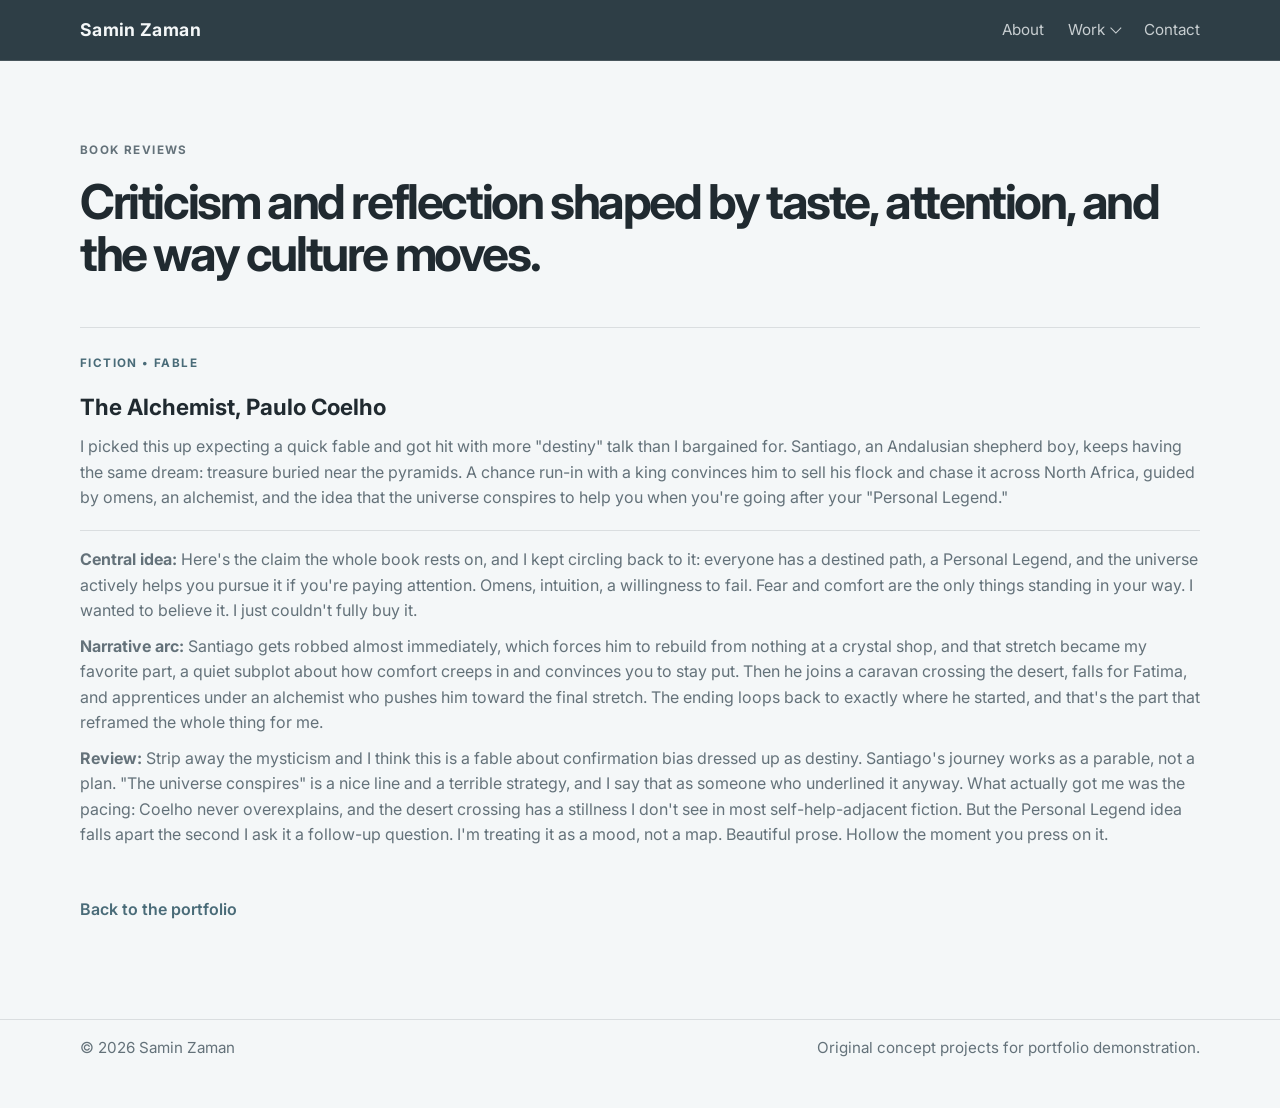
<file: reviews.html>
<!DOCTYPE html>
<html lang="en">
  <head>
    <meta charset="UTF-8" />
    <meta name="viewport" content="width=device-width, initial-scale=1.0" />
    <title>Book Reviews | Samin Zaman</title>
    <meta
      name="description"
      content="Book reviews and cultural notes by Samin Zaman, connecting reading to how people think, buy, and value things."
    />
    <link rel="preconnect" href="https://fonts.googleapis.com" />
    <link rel="preconnect" href="https://fonts.gstatic.com" crossorigin />
    <link
      href="https://fonts.googleapis.com/css2?family=Inter:wght@400;500;600;700;800&display=swap"
      rel="stylesheet"
    />
    <link rel="stylesheet" href="styles.css" />
  </head>
  <body>
    <header class="site-header">
      <div class="container nav-wrap">
        <a href="index.html" class="brand">Samin Zaman</a>
        <nav class="site-nav" aria-label="Main navigation">
          <a href="index.html#about">About</a>
          <details class="nav-dropdown">
            <summary>Work</summary>
            <div class="dropdown-menu">
              <a href="index.html#projects">Projects</a>
              <a href="index.html#blogs">Blogs</a>
              <a href="index.html#social">Social</a>
              <a href="index.html#reviews">Book reviews</a>
            </div>
          </details>
          <a href="index.html#contact">Contact</a>
        </nav>
      </div>
    </header>

    <main>
      <section class="section">
        <div class="container">
          <div class="section-header">
            <div>
              <p class="section-tag">Book reviews</p>
              <h2>Criticism and reflection shaped by taste, attention, and the way culture moves.</h2>
            </div>
          </div>

          <div class="project-stack">
            <article class="project-entry" id="the-alchemist">
              <div class="project-meta">Fiction • Fable</div>
              <h3>The Alchemist, Paulo Coelho</h3>
              <p>
                I picked this up expecting a quick fable and got hit with more "destiny" talk than I bargained for. Santiago, an Andalusian shepherd boy, keeps having the same dream: treasure buried near the pyramids. A chance run-in with a king convinces him to sell his flock and chase it across North Africa, guided by omens, an alchemist, and the idea that the universe conspires to help you when you're going after your "Personal Legend."
              </p>

              <div class="brief-block">
                <p><strong>Central idea:</strong> Here's the claim the whole book rests on, and I kept circling back to it: everyone has a destined path, a Personal Legend, and the universe actively helps you pursue it if you're paying attention. Omens, intuition, a willingness to fail. Fear and comfort are the only things standing in your way. I wanted to believe it. I just couldn't fully buy it.</p>
                <p><strong>Narrative arc:</strong> Santiago gets robbed almost immediately, which forces him to rebuild from nothing at a crystal shop, and that stretch became my favorite part, a quiet subplot about how comfort creeps in and convinces you to stay put. Then he joins a caravan crossing the desert, falls for Fatima, and apprentices under an alchemist who pushes him toward the final stretch. The ending loops back to exactly where he started, and that's the part that reframed the whole thing for me.</p>
                <p><strong>Review:</strong> Strip away the mysticism and I think this is a fable about confirmation bias dressed up as destiny. Santiago's journey works as a parable, not a plan. "The universe conspires" is a nice line and a terrible strategy, and I say that as someone who underlined it anyway. What actually got me was the pacing: Coelho never overexplains, and the desert crossing has a stillness I don't see in most self-help-adjacent fiction. But the Personal Legend idea falls apart the second I ask it a follow-up question. I'm treating it as a mood, not a map. Beautiful prose. Hollow the moment you press on it.</p>
              </div>
            </article>
          </div>

          <p class="note" style="margin-top: 2.5rem;">
            <a href="index.html#reviews" class="inline-link">Back to the portfolio</a>
          </p>
        </div>
      </section>
    </main>

    <footer class="site-footer">
      <div class="container footer-wrap">
        <p>© <span id="year"></span> Samin Zaman</p>
        <p>Original concept projects for portfolio demonstration.</p>
      </div>
    </footer>

    <script src="script.js"></script>
  </body>
</html>
</file>
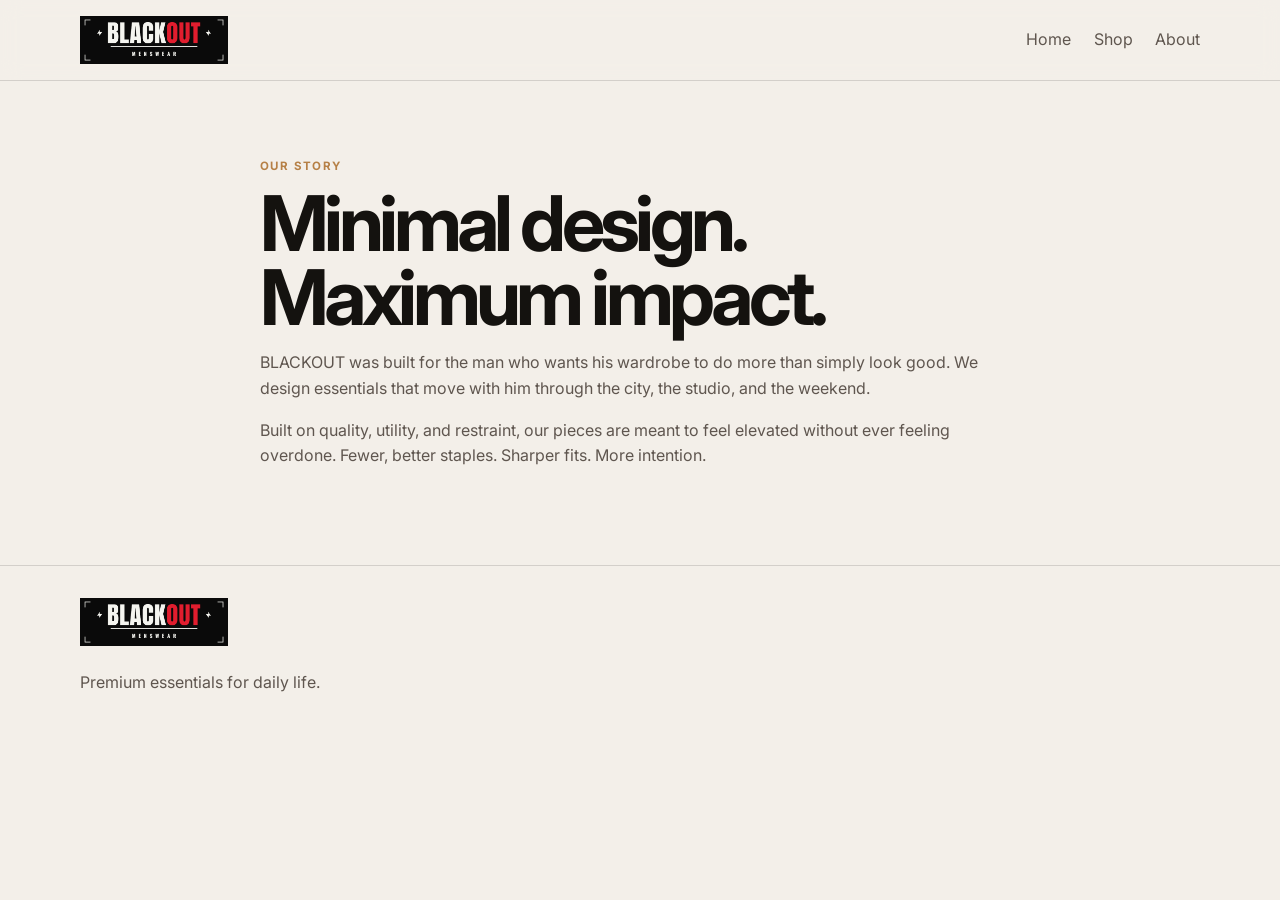
<file: blackout/about.html>
<!DOCTYPE html>
<html lang="en">
  <head>
    <meta charset="UTF-8" />
    <meta name="viewport" content="width=device-width, initial-scale=1.0" />
    <title>About | BLACKOUT</title>
    <link rel="preconnect" href="https://fonts.googleapis.com" />
    <link rel="preconnect" href="https://fonts.gstatic.com" crossorigin />
    <link href="https://fonts.googleapis.com/css2?family=Inter:wght@400;500;600;700;800&display=swap" rel="stylesheet" />
    <link rel="stylesheet" href="styles.css" />
  </head>
  <body>
    <header class="topbar">
      <div class="container nav">
        <a class="brand" href="index.html" aria-label="BLACKOUT home"><img src="blackout-logo.png" alt="BLACKOUT Menswear" /></a>
        <nav>
          <a href="index.html">Home</a>
          <a href="shop.html">Shop</a>
          <a href="about.html">About</a>
        </nav>
      </div>
    </header>

    <main class="page-shell">
      <section class="container content-block">
        <p class="eyebrow">Our story</p>
        <h1>Minimal design. Maximum impact.</h1>
        <p>
          BLACKOUT was built for the man who wants his wardrobe to do more than simply look good. We design essentials that move with him through the city, the studio, and the weekend.
        </p>
        <p>
          Built on quality, utility, and restraint, our pieces are meant to feel elevated without ever feeling overdone. Fewer, better staples. Sharper fits. More intention.
        </p>
      </section>
    </main>

    <footer class="site-footer">
      <div class="container footer-grid">
        <div>
          <a class="brand" href="index.html" aria-label="BLACKOUT home"><img src="blackout-logo.png" alt="BLACKOUT Menswear" /></a>
          <p>Premium essentials for daily life.</p>
        </div>
      </div>
    </footer>
  </body>
</html>
</file>
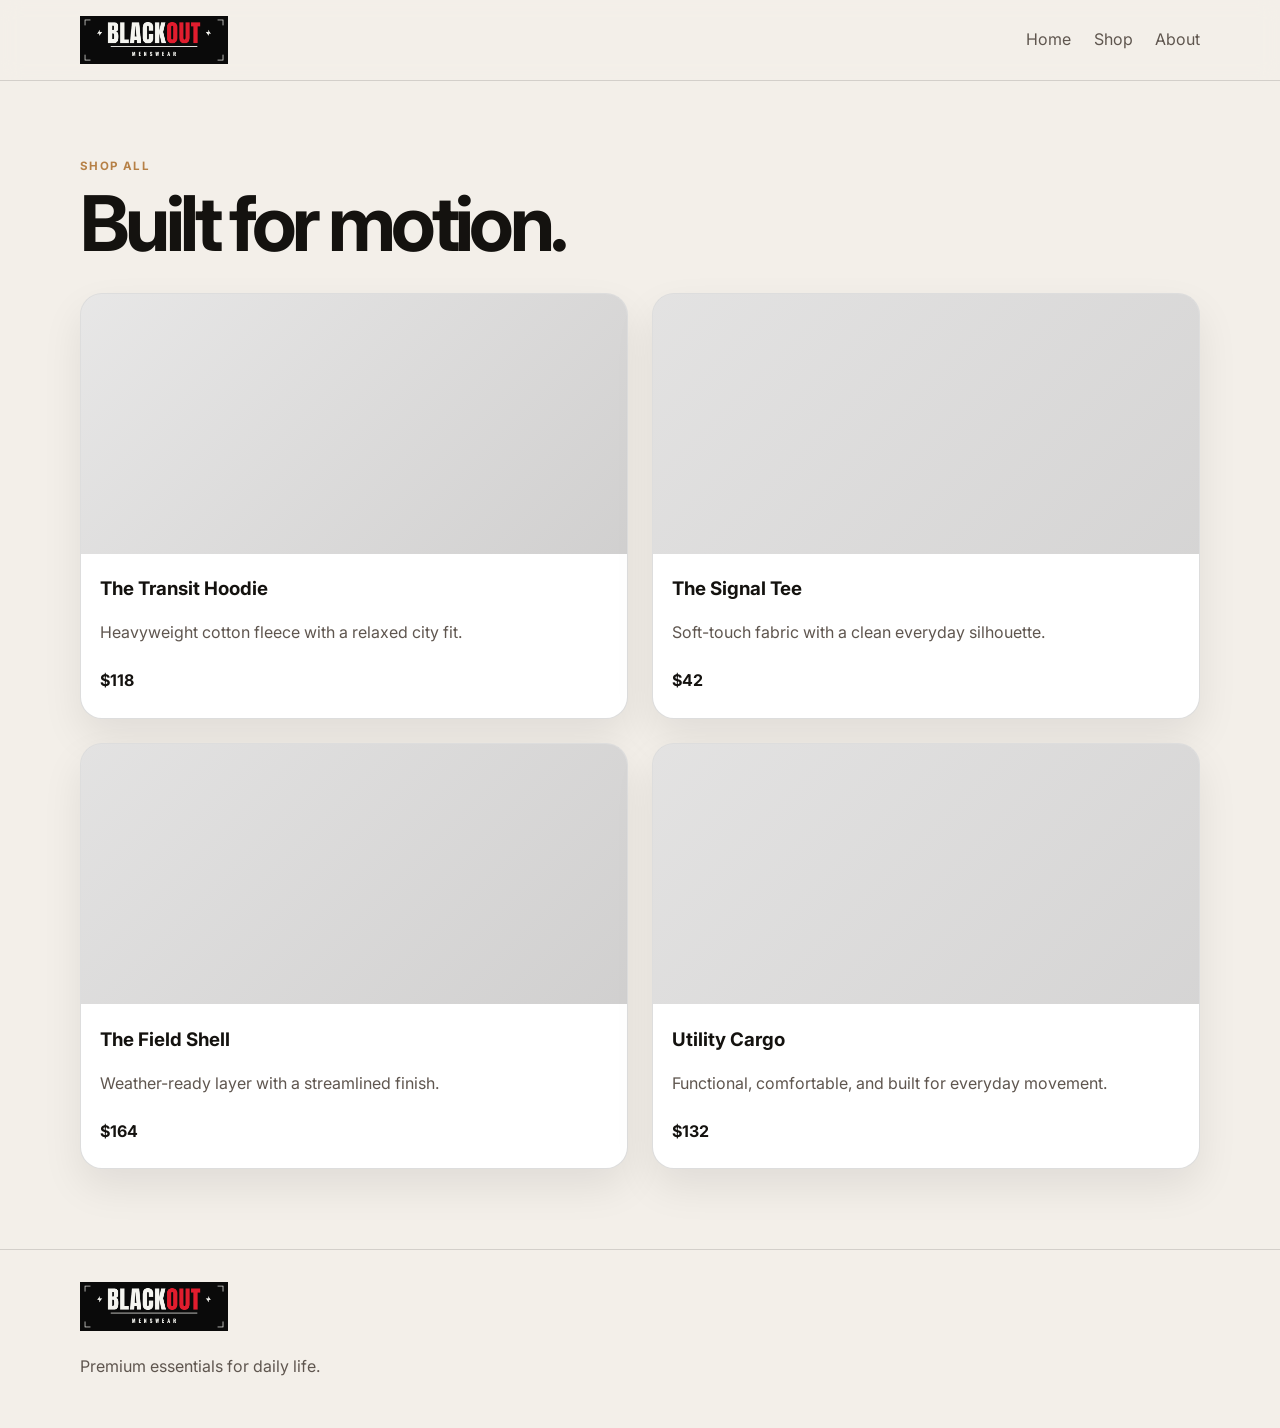
<file: blackout/shop.html>
<!DOCTYPE html>
<html lang="en">
  <head>
    <meta charset="UTF-8" />
    <meta name="viewport" content="width=device-width, initial-scale=1.0" />
    <title>Shop | BLACKOUT</title>
    <link rel="preconnect" href="https://fonts.googleapis.com" />
    <link rel="preconnect" href="https://fonts.gstatic.com" crossorigin />
    <link href="https://fonts.googleapis.com/css2?family=Inter:wght@400;500;600;700;800&display=swap" rel="stylesheet" />
    <link rel="stylesheet" href="styles.css" />
  </head>
  <body>
    <header class="topbar">
      <div class="container nav">
        <a class="brand" href="index.html" aria-label="BLACKOUT home"><img src="blackout-logo.png" alt="BLACKOUT Menswear" /></a>
        <nav>
          <a href="index.html">Home</a>
          <a href="shop.html">Shop</a>
          <a href="about.html">About</a>
        </nav>
      </div>
    </header>

    <main class="page-shell">
      <section class="container page-hero">
        <p class="eyebrow">Shop all</p>
        <h1>Built for motion.</h1>
      </section>

      <section class="container product-grid large-grid">
        <article class="product-card">
          <div class="image-box image-one"></div>
          <div class="product-copy">
            <h3>The Transit Hoodie</h3>
            <p>Heavyweight cotton fleece with a relaxed city fit.</p>
            <span>$118</span>
          </div>
        </article>

        <article class="product-card">
          <div class="image-box image-two"></div>
          <div class="product-copy">
            <h3>The Signal Tee</h3>
            <p>Soft-touch fabric with a clean everyday silhouette.</p>
            <span>$42</span>
          </div>
        </article>

        <article class="product-card">
          <div class="image-box image-three"></div>
          <div class="product-copy">
            <h3>The Field Shell</h3>
            <p>Weather-ready layer with a streamlined finish.</p>
            <span>$164</span>
          </div>
        </article>

        <article class="product-card">
          <div class="image-box image-four"></div>
          <div class="product-copy">
            <h3>Utility Cargo</h3>
            <p>Functional, comfortable, and built for everyday movement.</p>
            <span>$132</span>
          </div>
        </article>
      </section>
    </main>

    <footer class="site-footer">
      <div class="container footer-grid">
        <div>
          <a class="brand" href="index.html" aria-label="BLACKOUT home"><img src="blackout-logo.png" alt="BLACKOUT Menswear" /></a>
          <p>Premium essentials for daily life.</p>
        </div>
      </div>
    </footer>
  </body>
</html>
</file>
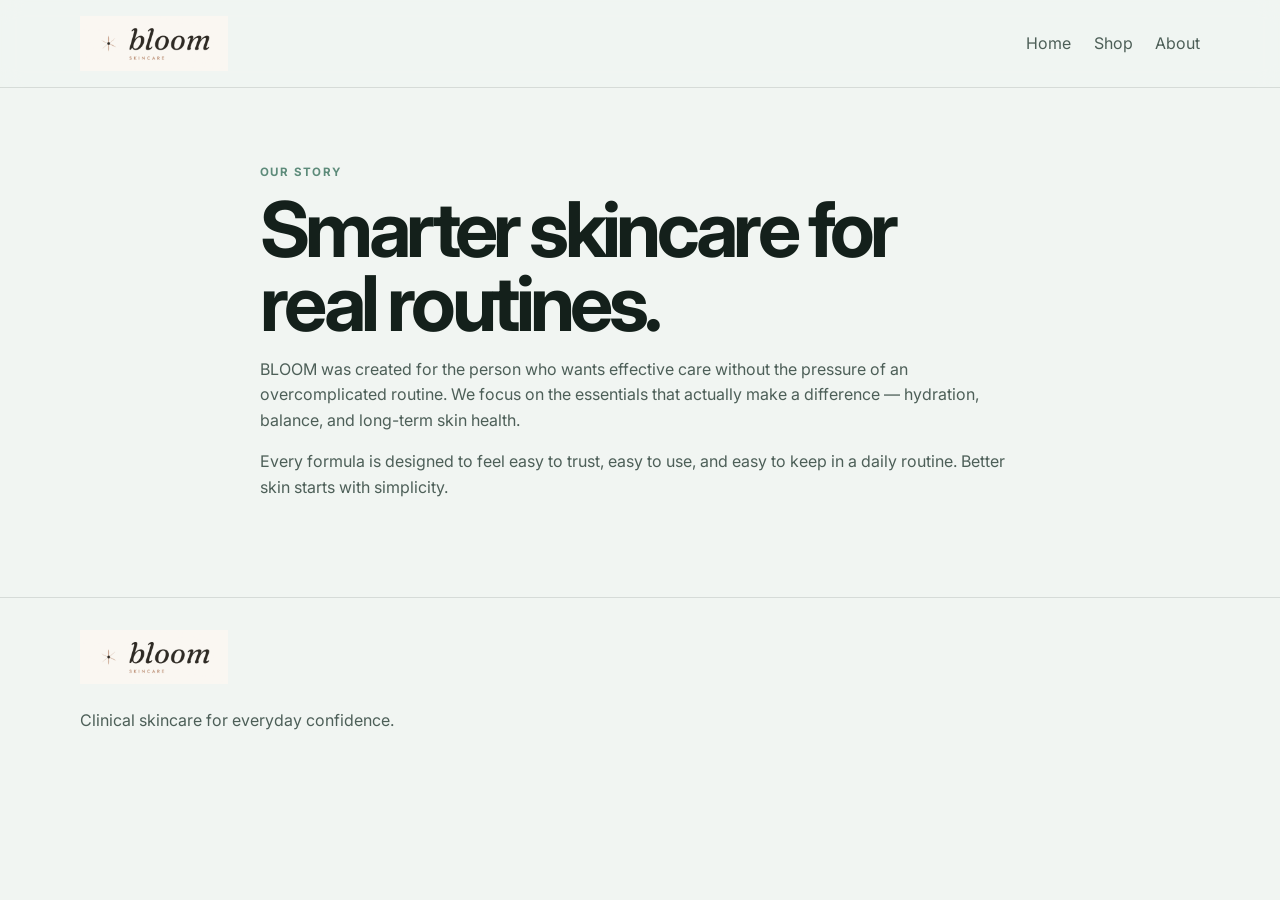
<file: bloom/about.html>
<!DOCTYPE html>
<html lang="en">
  <head>
    <meta charset="UTF-8" />
    <meta name="viewport" content="width=device-width, initial-scale=1.0" />
    <title>About | BLOOM</title>
    <link rel="preconnect" href="https://fonts.googleapis.com" />
    <link rel="preconnect" href="https://fonts.gstatic.com" crossorigin />
    <link href="https://fonts.googleapis.com/css2?family=Inter:wght@400;500;600;700;800&display=swap" rel="stylesheet" />
    <link rel="stylesheet" href="styles.css" />
  </head>
  <body>
    <header class="topbar">
      <div class="container nav">
        <a class="brand" href="index.html" aria-label="BLOOM home"><img src="bloom-logo.png" alt="BLOOM Skincare" /></a>
        <nav>
          <a href="index.html">Home</a>
          <a href="shop.html">Shop</a>
          <a href="about.html">About</a>
        </nav>
      </div>
    </header>

    <main class="page-shell">
      <section class="container content-block">
        <p class="eyebrow">Our story</p>
        <h1>Smarter skincare for real routines.</h1>
        <p>
          BLOOM was created for the person who wants effective care without the pressure of an overcomplicated routine. We focus on the essentials that actually make a difference — hydration, balance, and long-term skin health.
        </p>
        <p>
          Every formula is designed to feel easy to trust, easy to use, and easy to keep in a daily routine. Better skin starts with simplicity.
        </p>
      </section>
    </main>

    <footer class="site-footer">
      <div class="container footer-grid">
        <div>
          <a class="brand" href="index.html" aria-label="BLOOM home"><img src="bloom-logo.png" alt="BLOOM Skincare" /></a>
          <p>Clinical skincare for everyday confidence.</p>
        </div>
      </div>
    </footer>
  </body>
</html>
</file>
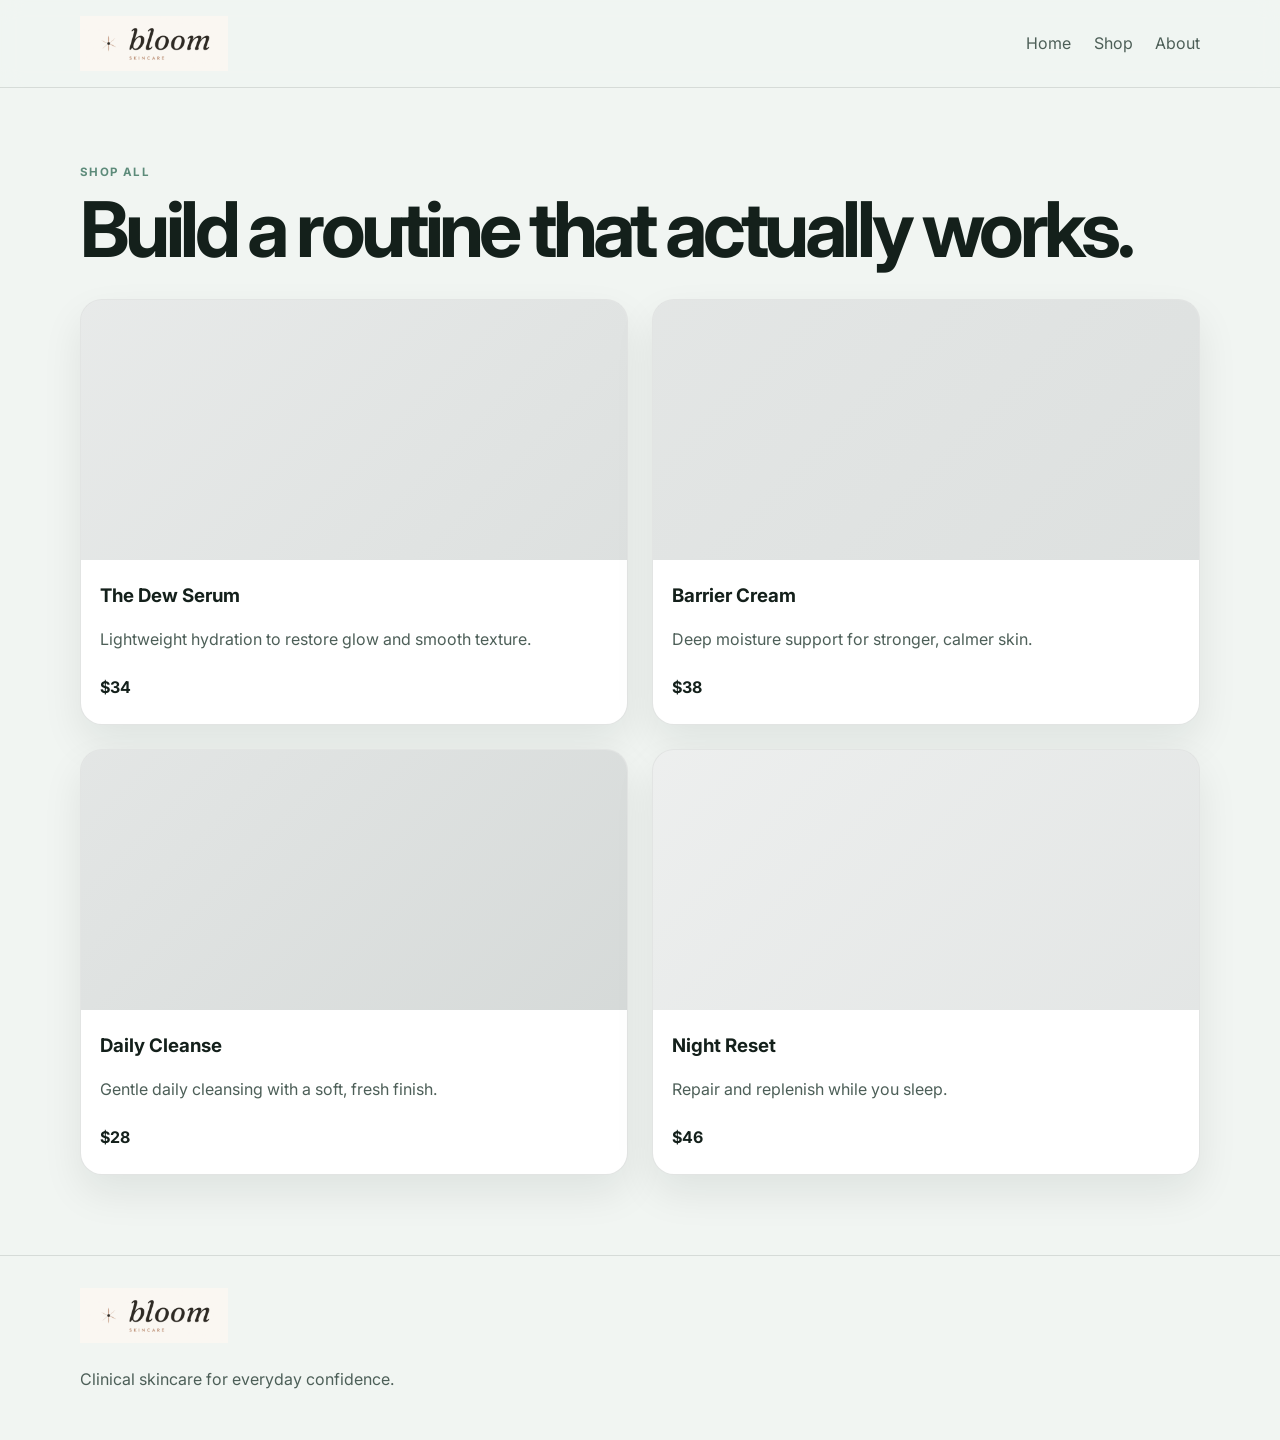
<file: bloom/shop.html>
<!DOCTYPE html>
<html lang="en">
  <head>
    <meta charset="UTF-8" />
    <meta name="viewport" content="width=device-width, initial-scale=1.0" />
    <title>Shop | BLOOM</title>
    <link rel="preconnect" href="https://fonts.googleapis.com" />
    <link rel="preconnect" href="https://fonts.gstatic.com" crossorigin />
    <link href="https://fonts.googleapis.com/css2?family=Inter:wght@400;500;600;700;800&display=swap" rel="stylesheet" />
    <link rel="stylesheet" href="styles.css" />
  </head>
  <body>
    <header class="topbar">
      <div class="container nav">
        <a class="brand" href="index.html" aria-label="BLOOM home"><img src="bloom-logo.png" alt="BLOOM Skincare" /></a>
        <nav>
          <a href="index.html">Home</a>
          <a href="shop.html">Shop</a>
          <a href="about.html">About</a>
        </nav>
      </div>
    </header>

    <main class="page-shell">
      <section class="container page-hero">
        <p class="eyebrow">Shop all</p>
        <h1>Build a routine that actually works.</h1>
      </section>

      <section class="container product-grid large-grid">
        <article class="product-card">
          <div class="image-box image-one"></div>
          <div class="product-copy">
            <h3>The Dew Serum</h3>
            <p>Lightweight hydration to restore glow and smooth texture.</p>
            <span>$34</span>
          </div>
        </article>

        <article class="product-card">
          <div class="image-box image-two"></div>
          <div class="product-copy">
            <h3>Barrier Cream</h3>
            <p>Deep moisture support for stronger, calmer skin.</p>
            <span>$38</span>
          </div>
        </article>

        <article class="product-card">
          <div class="image-box image-three"></div>
          <div class="product-copy">
            <h3>Daily Cleanse</h3>
            <p>Gentle daily cleansing with a soft, fresh finish.</p>
            <span>$28</span>
          </div>
        </article>

        <article class="product-card">
          <div class="image-box image-four"></div>
          <div class="product-copy">
            <h3>Night Reset</h3>
            <p>Repair and replenish while you sleep.</p>
            <span>$46</span>
          </div>
        </article>
      </section>
    </main>

    <footer class="site-footer">
      <div class="container footer-grid">
        <div>
          <a class="brand" href="index.html" aria-label="BLOOM home"><img src="bloom-logo.png" alt="BLOOM Skincare" /></a>
          <p>Clinical skincare for everyday confidence.</p>
        </div>
      </div>
    </footer>
  </body>
</html>
</file>
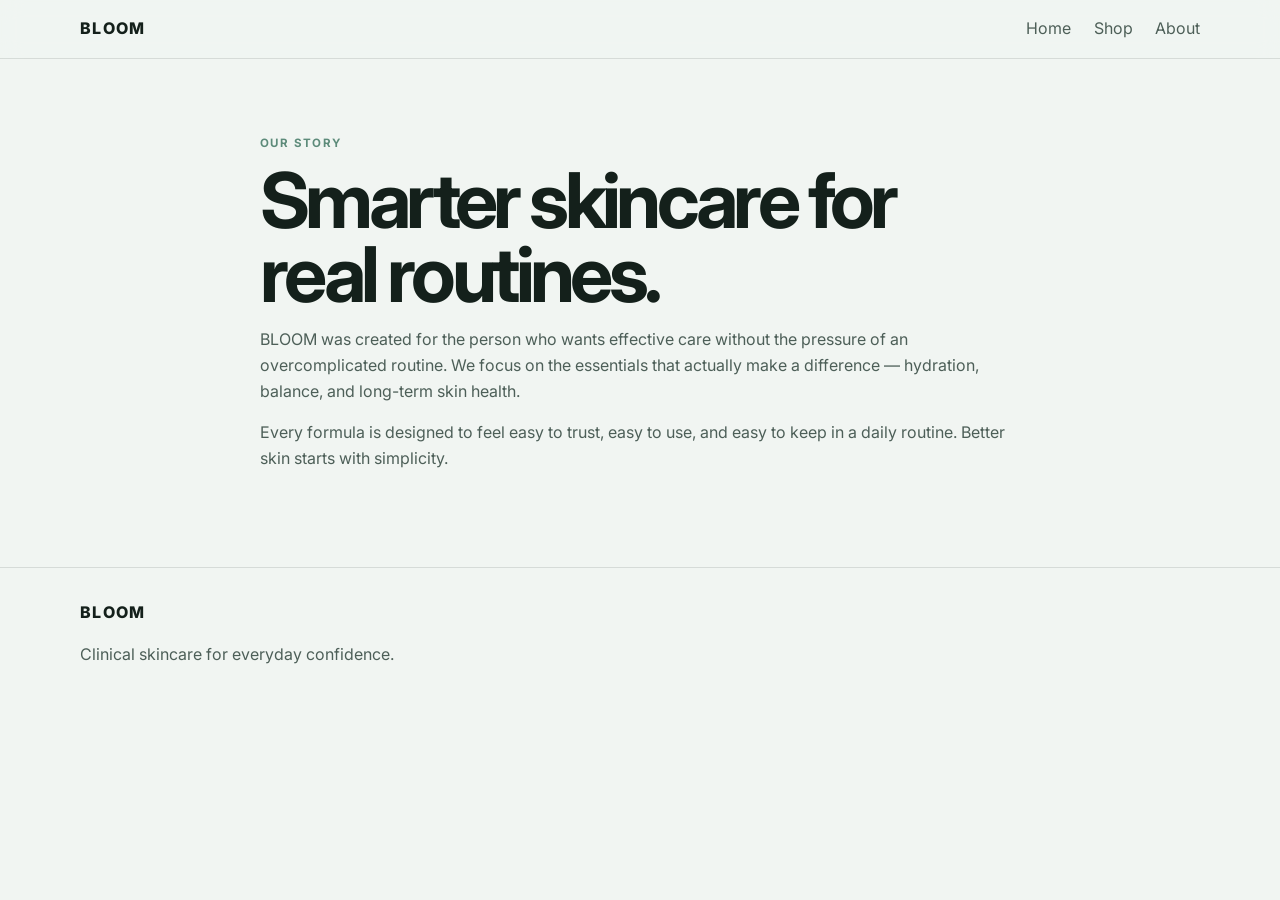
<file: luma/about.html>
<!DOCTYPE html>
<html lang="en">
  <head>
    <meta charset="UTF-8" />
    <meta name="viewport" content="width=device-width, initial-scale=1.0" />
    <title>About | BLOOM</title>
    <link rel="preconnect" href="https://fonts.googleapis.com" />
    <link rel="preconnect" href="https://fonts.gstatic.com" crossorigin />
    <link href="https://fonts.googleapis.com/css2?family=Inter:wght@400;500;600;700;800&display=swap" rel="stylesheet" />
    <link rel="stylesheet" href="styles.css" />
  </head>
  <body>
    <header class="topbar">
      <div class="container nav">
        <div class="brand">BLOOM</div>
        <nav>
          <a href="index.html">Home</a>
          <a href="shop.html">Shop</a>
          <a href="about.html">About</a>
        </nav>
      </div>
    </header>

    <main class="page-shell">
      <section class="container content-block">
        <p class="eyebrow">Our story</p>
        <h1>Smarter skincare for real routines.</h1>
        <p>
          BLOOM was created for the person who wants effective care without the pressure of an overcomplicated routine. We focus on the essentials that actually make a difference — hydration, balance, and long-term skin health.
        </p>
        <p>
          Every formula is designed to feel easy to trust, easy to use, and easy to keep in a daily routine. Better skin starts with simplicity.
        </p>
      </section>
    </main>

    <footer class="site-footer">
      <div class="container footer-grid">
        <div>
          <div class="brand">BLOOM</div>
          <p>Clinical skincare for everyday confidence.</p>
        </div>
      </div>
    </footer>
  </body>
</html>
</file>
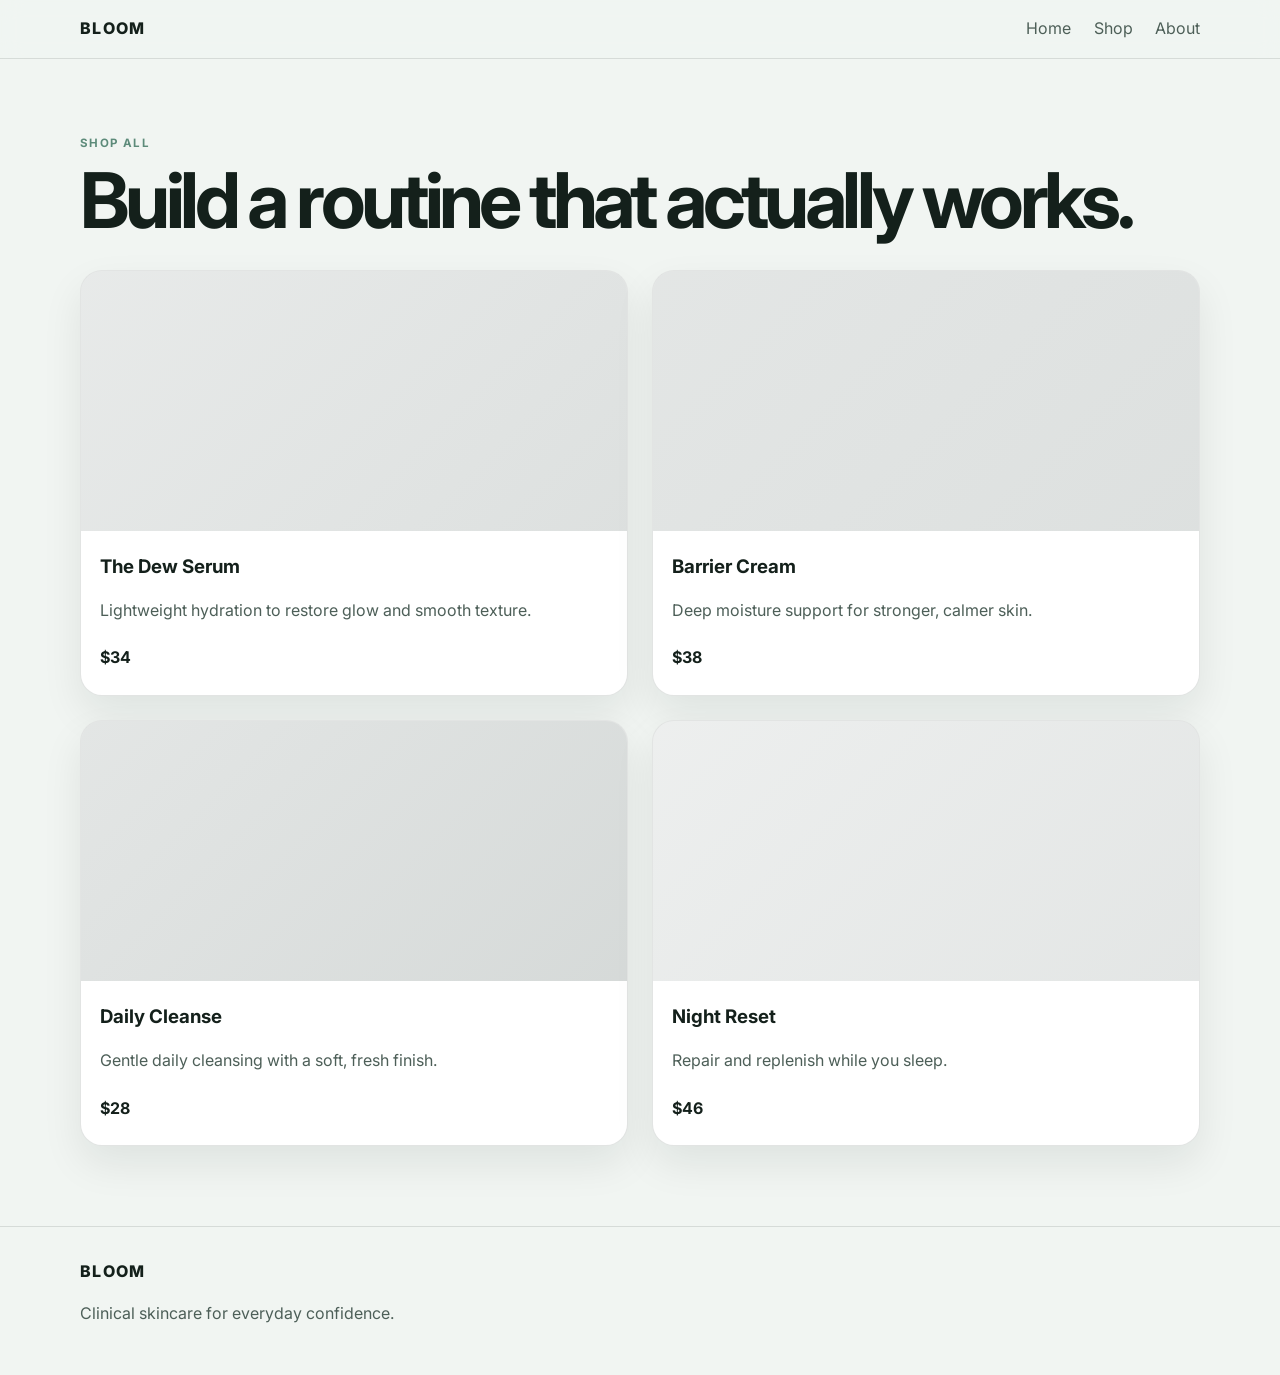
<file: luma/shop.html>
<!DOCTYPE html>
<html lang="en">
  <head>
    <meta charset="UTF-8" />
    <meta name="viewport" content="width=device-width, initial-scale=1.0" />
    <title>Shop | BLOOM</title>
    <link rel="preconnect" href="https://fonts.googleapis.com" />
    <link rel="preconnect" href="https://fonts.gstatic.com" crossorigin />
    <link href="https://fonts.googleapis.com/css2?family=Inter:wght@400;500;600;700;800&display=swap" rel="stylesheet" />
    <link rel="stylesheet" href="styles.css" />
  </head>
  <body>
    <header class="topbar">
      <div class="container nav">
        <div class="brand">BLOOM</div>
        <nav>
          <a href="index.html">Home</a>
          <a href="shop.html">Shop</a>
          <a href="about.html">About</a>
        </nav>
      </div>
    </header>

    <main class="page-shell">
      <section class="container page-hero">
        <p class="eyebrow">Shop all</p>
        <h1>Build a routine that actually works.</h1>
      </section>

      <section class="container product-grid large-grid">
        <article class="product-card">
          <div class="image-box image-one"></div>
          <div class="product-copy">
            <h3>The Dew Serum</h3>
            <p>Lightweight hydration to restore glow and smooth texture.</p>
            <span>$34</span>
          </div>
        </article>

        <article class="product-card">
          <div class="image-box image-two"></div>
          <div class="product-copy">
            <h3>Barrier Cream</h3>
            <p>Deep moisture support for stronger, calmer skin.</p>
            <span>$38</span>
          </div>
        </article>

        <article class="product-card">
          <div class="image-box image-three"></div>
          <div class="product-copy">
            <h3>Daily Cleanse</h3>
            <p>Gentle daily cleansing with a soft, fresh finish.</p>
            <span>$28</span>
          </div>
        </article>

        <article class="product-card">
          <div class="image-box image-four"></div>
          <div class="product-copy">
            <h3>Night Reset</h3>
            <p>Repair and replenish while you sleep.</p>
            <span>$46</span>
          </div>
        </article>
      </section>
    </main>

    <footer class="site-footer">
      <div class="container footer-grid">
        <div>
          <div class="brand">BLOOM</div>
          <p>Clinical skincare for everyday confidence.</p>
        </div>
      </div>
    </footer>
  </body>
</html>
</file>
<file: styles.css>
:root {
  --bg: #f4f7f8;
  --panel: #ffffff;
  --panel-alt: #edf2f4;
  --ink: #202a30;
  --muted: #64727a;
  --line: rgba(32, 42, 48, 0.12);
  --accent: #496b78;
  --accent-soft: #dce8ec;
  --gold: #8ba3ad;
  --shadow: 0 18px 45px rgba(32, 42, 48, 0.07);
}

* {
  box-sizing: border-box;
}

html {
  scroll-behavior: smooth;
}

body {
  margin: 0;
  font-family: "Inter", sans-serif;
  background: var(--bg);
  color: var(--ink);
  line-height: 1.6;
}

a {
  color: inherit;
  text-decoration: none;
}

img {
  max-width: 100%;
  display: block;
}

p,
ul {
  margin-top: 0;
}

.container {
  width: min(1120px, calc(100% - 2rem));
  margin: 0 auto;
}

.narrow {
  max-width: 760px;
}

.site-header {
  position: sticky;
  top: 0;
  z-index: 20;
  backdrop-filter: blur(10px);
  background: rgba(38, 55, 63, 0.96);
  border-bottom: 1px solid rgba(255, 255, 255, 0.12);
}

.nav-wrap {
  display: flex;
  align-items: center;
  justify-content: space-between;
  padding: 1rem 0;
}

.brand {
  font-size: 1.1rem;
  font-weight: 700;
  letter-spacing: 0.02em;
  color: #f4f7f8;
}

.site-nav {
  display: flex;
  align-items: center;
  gap: 1.5rem;
  font-size: 0.95rem;
  color: rgba(244, 247, 248, 0.78);
}

.nav-dropdown {
  position: relative;
}

.nav-dropdown summary {
  cursor: pointer;
  list-style: none;
  color: inherit;
}

.nav-dropdown summary::-webkit-details-marker {
  display: none;
}

.nav-dropdown summary::after {
  content: "";
  display: inline-block;
  width: 0.42rem;
  height: 0.42rem;
  margin: 0 0 0.18rem 0.45rem;
  border-right: 1px solid currentColor;
  border-bottom: 1px solid currentColor;
  transform: rotate(45deg);
  transition: transform 0.2s ease;
}

.nav-dropdown[open] summary::after {
  margin-bottom: -0.05rem;
  transform: rotate(225deg);
}

.dropdown-menu {
  position: absolute;
  top: calc(100% + 0.75rem);
  right: 0;
  min-width: 170px;
  padding: 0.6rem 0;
  background: #2f454e;
  border: 1px solid rgba(255, 255, 255, 0.16);
  box-shadow: 0 16px 32px rgba(18, 28, 33, 0.2);
}

.dropdown-menu a {
  display: block;
  padding: 0.55rem 0.9rem;
  white-space: nowrap;
  color: rgba(244, 247, 248, 0.86);
}

.dropdown-menu a:hover {
  background: rgba(255, 255, 255, 0.1);
  color: #ffffff;
}

.site-nav > a:hover,
.nav-dropdown summary:hover,
.inline-link:hover,
.contact-links a:hover {
  color: var(--accent);
}

.site-nav > a:hover,
.nav-dropdown summary:hover {
  color: #ffffff;
}

.hero {
  padding: 6rem 0 4rem;
}

.hero-grid {
  display: grid;
  grid-template-columns: 1.5fr 0.8fr;
  gap: 2rem;
  align-items: center;
}

.eyebrow,
.section-tag,
.project-meta,
.card-label {
  color: var(--accent);
  text-transform: uppercase;
  letter-spacing: 0.12em;
  font-size: 0.73rem;
  font-weight: 700;
  margin-bottom: 1rem;
}

.light {
  color: rgba(255, 255, 255, 0.8);
}

h1 {
  font-size: clamp(2.8rem, 5vw, 5rem);
  line-height: 0.94;
  margin: 0 0 1.2rem;
  letter-spacing: -0.06em;
}

h2 {
  font-size: clamp(2rem, 4vw, 3rem);
  line-height: 1.08;
  letter-spacing: -0.05em;
  margin: 0 0 1rem;
}

h3 {
  font-size: 1.4rem;
  margin: 0 0 0.6rem;
}

.project-title-link:hover {
  color: var(--accent);
}

.lead,
.note,
.service-item p,
.project-card p,
.project-card li,
.contact p,
.narrow p,
.section p {
  color: var(--muted);
}

.lead {
  max-width: 620px;
  font-size: 1.1rem;
}

.cta-row {
  display: flex;
  gap: 1rem;
  margin-top: 2rem;
  flex-wrap: wrap;
}

.button {
  display: inline-flex;
  align-items: center;
  justify-content: center;
  border-radius: 999px;
  padding: 0.9rem 1.5rem;
  font-weight: 600;
  transition: 0.2s ease;
}

.button.primary {
  background: var(--ink);
  color: #fff;
}

.button.primary:hover {
  background: var(--accent);
}

.button.secondary {
  border: 1px solid var(--line);
  background: transparent;
}

.hero-card {
  background: transparent;
  border-top: 1px solid var(--line);
  border-left: none;
  border-right: none;
  border-bottom: none;
  border-radius: 0;
  box-shadow: none;
  padding: 1.3rem 0 0;
}

.hero-card ul {
  list-style: none;
  padding: 0;
  margin: 0;
  display: grid;
  gap: 0.8rem;
  color: var(--ink);
  font-weight: 500;
}

.hero-card li {
  position: relative;
  padding-left: 1.2rem;
}

.hero-card li::before {
  content: "•";
  position: absolute;
  left: 0;
  color: var(--gold);
}

.section {
  padding: 5rem 0;
}

.section.alt {
  background: var(--panel-alt);
}

.section-header {
  display: flex;
  align-items: end;
  justify-content: space-between;
  gap: 1rem;
  margin-bottom: 2rem;
}

.work-tabs {
  display: flex;
  gap: 0.35rem;
  margin-bottom: 2.5rem;
  overflow-x: auto;
  scrollbar-width: thin;
}

.work-tab {
  appearance: none;
  flex: 0 0 auto;
  padding: 0.7rem 1rem;
  border: 0;
  border-bottom: 2px solid transparent;
  background: transparent;
  color: var(--muted);
  font: inherit;
  font-size: 0.9rem;
  font-weight: 600;
  white-space: nowrap;
  cursor: pointer;
}

.work-tab:hover,
.work-tab:focus-visible,
.work-tab.is-active {
  color: var(--accent);
  border-bottom-color: var(--accent);
}

.work-tab:focus-visible {
  outline: 2px solid var(--accent);
  outline-offset: 2px;
}

.work-tab + .work-tab {
  margin-left: 0.35rem;
}

.work-writing {
  margin-top: 4rem;
}

.work-subsection {
  scroll-margin-top: 6rem;
  border-top: 1px solid var(--line);
  padding: 2rem 0 0;
}

.work-subsection + .work-subsection {
  margin-top: 2.5rem;
}

#projects .project-entry:first-child,
#reviews .project-entry:first-child {
  border-top: none;
  padding-top: 0;
}

.note {
  max-width: 420px;
}

.project-stack,
.services-grid {
  display: grid;
  grid-template-columns: 1fr;
  gap: 1.5rem;
}

.work-panel[hidden] {
  display: none;
}

.project-entry,
.service-item,
.overview-card {
  background: transparent;
  border: none;
  border-top: 1px solid var(--line);
  border-radius: 0;
  padding: 1.6rem 0 0;
  box-shadow: none;
}

.project-entry ul,
.project-card ul {
  margin: 1rem 0 1.2rem;
  padding-left: 1.1rem;
  color: var(--muted);
}

.brief-block {
  margin-top: 1.2rem;
  padding-top: 1rem;
  border-top: 1px solid var(--line);
}

.brief-block p {
  margin-bottom: 0.6rem;
}

.sample-stack {
  display: grid;
  grid-template-columns: 1fr;
  gap: 1.5rem;
}

.sample-item {
  border-top: 1px solid var(--line);
  padding-top: 1.4rem;
}

.sample-tag {
  color: var(--accent);
  text-transform: uppercase;
  letter-spacing: 0.12em;
  font-size: 0.7rem;
  font-weight: 700;
  margin-bottom: 0.7rem;
}

.inline-link {
  color: var(--accent);
  font-weight: 600;
}

.services-grid {
  margin-top: 2rem;
}

.contact {
  text-align: center;
}

.contact-links {
  display: flex;
  justify-content: center;
  gap: 1.5rem;
  flex-wrap: wrap;
  margin-top: 1.5rem;
  font-weight: 600;
}

.project-page {
  padding-bottom: 2rem;
}

.project-hero {
  padding: 5rem 0 3rem;
  background: linear-gradient(140deg, #111111, #2d2a26 55%, #4a3f35 100%);
  color: #fff;
}

.project-hero-inner {
  min-height: 240px;
  display: flex;
  align-items: end;
}

.menswear-hero {
  background: linear-gradient(135deg, #201c1a 0%, #4b392e 50%, #8f6a3d 100%);
}

.skincare-hero {
  background: linear-gradient(135deg, #1b2d2a 0%, #3d5d54 52%, #7aa89a 100%);
}

.project-overview {
  display: grid;
  grid-template-columns: 1fr;
  gap: 1.5rem;
  margin-top: -2rem;
}

.overview-card.accent {
  background: transparent;
}

.sample-block {
  border: none;
  border-top: 1px solid var(--line);
  background: transparent;
  padding: 1.4rem 0 0;
  border-radius: 0;
  margin-top: 1.4rem;
}

.feature-copy {
  font-size: 1.1rem;
  color: var(--ink);
}

.cta-section {
  padding-top: 1rem;
}

.site-footer {
  border-top: 1px solid var(--line);
  padding: 1rem 0 2rem;
}

.footer-wrap {
  display: flex;
  justify-content: space-between;
  gap: 1rem;
  color: var(--muted);
  font-size: 0.95rem;
}

@media (max-width: 760px) {
  .hero-grid,
  .project-stack,
  .services-grid,
  .project-overview {
    grid-template-columns: 1fr;
  }

  .section-header,
  .footer-wrap {
    display: block;
  }

  .hero {
    padding-top: 4rem;
  }

  h1 {
    letter-spacing: -0.04em;
  }
}
</file>
<file: blackout/styles.css>
:root {
  --bg: #f3efe9;
  --panel: #ffffff;
  --panel-alt: #e9e0d0;
  --ink: #14120f;
  --muted: #5f564f;
  --line: rgba(20, 18, 15, 0.14);
  --dark: #161310;
  --accent: #b68046;
  --shadow: 0 18px 40px rgba(15, 12, 10, 0.08);
}

* { box-sizing: border-box; }
html { scroll-behavior: smooth; }
body {
  margin: 0;
  font-family: "Inter", sans-serif;
  background: var(--bg);
  color: var(--ink);
  line-height: 1.6;
}

a { color: inherit; text-decoration: none; }
img { max-width: 100%; display: block; }
.container { width: min(1120px, calc(100% - 2rem)); margin: 0 auto; }
.topbar {
  background: rgba(243, 239, 233, 0.76);
  border-bottom: 1px solid var(--line);
  position: sticky;
  top: 0;
  backdrop-filter: blur(10px);
}
.nav {
  padding: 1rem 0;
  display: flex;
  justify-content: space-between;
  align-items: center;
}
.brand {
  font-weight: 800;
  letter-spacing: 0.08em;
  display: inline-flex;
  align-items: center;
}
.brand img {
  width: 148px;
  height: auto;
}
nav {
  display: flex;
  gap: 1.4rem;
  color: var(--muted);
}
.hero {
  padding: 5rem 0 4rem;
}
.hero-grid {
  display: grid;
  grid-template-columns: 1.4fr 0.8fr;
  gap: 2rem;
  align-items: center;
}
.eyebrow {
  text-transform: uppercase;
  letter-spacing: 0.12em;
  font-size: 0.72rem;
  color: var(--accent);
  font-weight: 700;
}
h1 {
  font-size: clamp(2.8rem, 6vw, 5rem);
  line-height: 0.96;
  letter-spacing: -0.06em;
  margin: 0.6rem 0 1rem;
}
h2 {
  font-size: clamp(2rem, 4vw, 3rem);
  line-height: 1.08;
  letter-spacing: -0.05em;
}
h3 { margin: 0 0 0.4rem; }
.lead, p, li {
  color: var(--muted);
}
.cta-row {
  display: flex;
  flex-wrap: wrap;
  gap: 1rem;
  margin-top: 2rem;
}
.button {
  display: inline-flex;
  align-items: center;
  justify-content: center;
  padding: 0.95rem 1.5rem;
  border-radius: 999px;
  font-weight: 700;
  transition: 0.2s ease;
}
.button.primary {
  background: var(--ink);
  color: white;
}
.button.secondary {
  border: 1px solid var(--line);
}
.trust-row {
  display: flex;
  flex-wrap: wrap;
  gap: 1rem;
  margin-top: 1.2rem;
  font-size: 0.9rem;
  color: var(--ink);
}
.hero-card {
  background-image: linear-gradient(135deg, rgba(20, 17, 15, 0.7), rgba(64, 52, 42, 0.45)), url('https://images.unsplash.com/photo-1521572267360-ee0c2909d518?auto=format&fit=crop&w=900&q=80');
  background-size: cover;
  background-position: center;
  color: white;
  border-radius: 28px;
  min-height: 420px;
  padding: 2rem;
  box-shadow: var(--shadow);
  display: flex;
  align-items: flex-end;
}
.product-mini {
  background: rgba(255,255,255,0.07);
  border: 1px solid rgba(255,255,255,0.12);
  border-radius: 24px;
  padding: 1.4rem;
  width: 100%;
}
.mini-tag {
  display: inline-block;
  color: #d4b381;
  font-size: 0.68rem;
  text-transform: uppercase;
  letter-spacing: 0.12em;
  margin-bottom: 0.8rem;
}
.product-mini p, .product-mini strong { color: white; }
.section {
  padding: 5rem 0;
}
.section.dark {
  background: var(--dark);
  color: white;
}
.section.dark p, .section.dark .eyebrow { color: rgba(255,255,255,0.76); }
.two-column {
  display: grid;
  grid-template-columns: 0.9fr 1.1fr;
  gap: 2rem;
  align-items: center;
}
.section-head {
  margin-bottom: 2rem;
}
.product-grid {
  display: grid;
  grid-template-columns: repeat(3, minmax(0, 1fr));
  gap: 1.5rem;
}
.large-grid {
  grid-template-columns: repeat(2, minmax(0, 1fr));
}
.product-card {
  background: var(--panel);
  border: 1px solid var(--line);
  border-radius: 22px;
  overflow: hidden;
  box-shadow: var(--shadow);
}
.image-box {
  height: 260px;
  background-size: cover;
  background-position: center;
}
.image-one {
  background-image: linear-gradient(135deg, rgba(24, 19, 17, 0.1), rgba(24, 19, 17, 0.2)), url('https://images.unsplash.com/photo-1521572267360-ee0c2909d518?auto=format&fit=crop&w=900&q=80');
}
.image-two {
  background-image: linear-gradient(135deg, rgba(24, 19, 17, 0.12), rgba(24, 19, 17, 0.18)), url('https://images.unsplash.com/photo-1507679799987-c73779587ccf?auto=format&fit=crop&w=900&q=80');
}
.image-three {
  background-image: linear-gradient(135deg, rgba(24, 19, 17, 0.12), rgba(24, 19, 17, 0.2)), url('https://images.unsplash.com/photo-1515886657613-9f3515b0c78f?auto=format&fit=crop&w=900&q=80');
}
.image-four {
  background-image: linear-gradient(135deg, rgba(24, 19, 17, 0.12), rgba(24, 19, 17, 0.18)), url('https://images.unsplash.com/photo-1529139574466-a303027c1d8b?auto=format&fit=crop&w=900&q=80');
}
.product-copy {
  padding: 1.3rem 1.2rem 1.5rem;
}
.product-copy span {
  display: inline-block;
  margin-top: 0.4rem;
  font-weight: 700;
}
.alt {
  background: var(--panel-alt);
}
.center-block {
  max-width: 760px;
  text-align: center;
  margin: 0 auto;
}
.cta-band {
  background: #e9ddca;
}
.cta-inner {
  display: flex;
  justify-content: space-between;
  align-items: center;
  gap: 1rem;
}
.page-shell {
  padding: 4rem 0 5rem;
}
.page-hero {
  margin-bottom: 2rem;
}
.content-block {
  max-width: 760px;
}
.site-footer {
  border-top: 1px solid var(--line);
  padding: 2rem 0;
}
.footer-grid {
  display: grid;
  grid-template-columns: 1.5fr 1fr 1fr;
  gap: 1.5rem;
}
.site-footer ul {
  list-style: none;
  padding: 0;
  margin: 0.5rem 0 0;
}
.site-footer li {
  margin-bottom: 0.4rem;
}
@media (max-width: 760px) {
  .hero-grid, .two-column, .product-grid, .large-grid, .footer-grid, .cta-inner {
    grid-template-columns: 1fr;
    display: grid;
  }
  nav { gap: 0.8rem; font-size: 0.94rem; }
  .cta-inner { align-items: flex-start; }
}
</file>
<file: bloom/styles.css>
:root {
  --bg: #f1f5f2;
  --panel: #ffffff;
  --panel-alt: #e5efe8;
  --ink: #14201b;
  --muted: #4d5f58;
  --line: rgba(20, 32, 27, 0.12);
  --dark: #14251f;
  --accent: #5d8b7a;
  --shadow: 0 18px 40px rgba(17, 27, 23, 0.08);
}

* { box-sizing: border-box; }
html { scroll-behavior: smooth; }
body {
  margin: 0;
  font-family: "Inter", sans-serif;
  background: var(--bg);
  color: var(--ink);
  line-height: 1.6;
}

a { color: inherit; text-decoration: none; }
img { max-width: 100%; display: block; }
.container { width: min(1120px, calc(100% - 2rem)); margin: 0 auto; }
.topbar {
  background: rgba(241, 245, 242, 0.8);
  border-bottom: 1px solid var(--line);
  position: sticky;
  top: 0;
  backdrop-filter: blur(10px);
}
.nav {
  padding: 1rem 0;
  display: flex;
  justify-content: space-between;
  align-items: center;
}
.brand {
  font-weight: 800;
  letter-spacing: 0.08em;
  display: inline-flex;
  align-items: center;
}
.brand img {
  width: 148px;
  height: auto;
}
nav {
  display: flex;
  gap: 1.4rem;
  color: var(--muted);
}
.hero {
  padding: 5rem 0 4rem;
}
.hero-grid {
  display: grid;
  grid-template-columns: 1.4fr 0.8fr;
  gap: 2rem;
  align-items: center;
}
.eyebrow {
  text-transform: uppercase;
  letter-spacing: 0.12em;
  font-size: 0.72rem;
  color: var(--accent);
  font-weight: 700;
}
h1 {
  font-size: clamp(2.8rem, 6vw, 5rem);
  line-height: 0.96;
  letter-spacing: -0.06em;
  margin: 0.6rem 0 1rem;
}
h2 {
  font-size: clamp(2rem, 4vw, 3rem);
  line-height: 1.08;
  letter-spacing: -0.05em;
}
h3 { margin: 0 0 0.4rem; }
.lead, p, li {
  color: var(--muted);
}
.cta-row {
  display: flex;
  flex-wrap: wrap;
  gap: 1rem;
  margin-top: 2rem;
}
.button {
  display: inline-flex;
  align-items: center;
  justify-content: center;
  padding: 0.95rem 1.5rem;
  border-radius: 999px;
  font-weight: 700;
  transition: 0.2s ease;
}
.button.primary {
  background: var(--ink);
  color: white;
}
.button.secondary {
  border: 1px solid var(--line);
}
.trust-row {
  display: flex;
  flex-wrap: wrap;
  gap: 1rem;
  margin-top: 1.2rem;
  font-size: 0.9rem;
  color: var(--ink);
}
.hero-card {
  background-image: linear-gradient(135deg, rgba(16, 35, 31, 0.7), rgba(41, 92, 79, 0.35)), url('https://images.unsplash.com/photo-1522335789203-aabd1fc54bc9?auto=format&fit=crop&w=900&q=80');
  background-size: cover;
  background-position: center;
  color: white;
  border-radius: 28px;
  min-height: 420px;
  padding: 2rem;
  box-shadow: var(--shadow);
  display: flex;
  align-items: flex-end;
}
.product-mini {
  background: rgba(255,255,255,0.08);
  border: 1px solid rgba(255,255,255,0.12);
  border-radius: 24px;
  padding: 1.4rem;
  width: 100%;
}
.mini-tag {
  display: inline-block;
  color: #b7d8c3;
  font-size: 0.68rem;
  text-transform: uppercase;
  letter-spacing: 0.12em;
  margin-bottom: 0.8rem;
}
.product-mini p, .product-mini strong { color: white; }
.section {
  padding: 5rem 0;
}
.section.dark {
  background: var(--dark);
  color: white;
}
.section.dark p, .section.dark .eyebrow { color: rgba(255,255,255,0.76); }
.two-column {
  display: grid;
  grid-template-columns: 0.9fr 1.1fr;
  gap: 2rem;
  align-items: center;
}
.section-head {
  margin-bottom: 2rem;
}
.product-grid {
  display: grid;
  grid-template-columns: repeat(3, minmax(0, 1fr));
  gap: 1.5rem;
}
.large-grid {
  grid-template-columns: repeat(2, minmax(0, 1fr));
}
.product-card {
  background: var(--panel);
  border: 1px solid var(--line);
  border-radius: 22px;
  overflow: hidden;
  box-shadow: var(--shadow);
}
.image-box {
  height: 260px;
  background-size: cover;
  background-position: center;
}
.image-one {
  background-image: linear-gradient(135deg, rgba(27, 49, 42, 0.1), rgba(27, 49, 42, 0.15)), url('https://images.unsplash.com/photo-1522335789203-aabd1fc54bc9?auto=format&fit=crop&w=900&q=80');
}
.image-two {
  background-image: linear-gradient(135deg, rgba(27, 49, 42, 0.12), rgba(27, 49, 42, 0.15)), url('https://images.unsplash.com/photo-1571781926291-c477ebfd024b?auto=format&fit=crop&w=900&q=80');
}
.image-three {
  background-image: linear-gradient(135deg, rgba(27, 49, 42, 0.12), rgba(27, 49, 42, 0.18)), url('https://images.unsplash.com/photo-1556228578-8c89e6adf883?auto=format&fit=crop&w=900&q=80');
}
.image-four {
  background-image: linear-gradient(135deg, rgba(27, 49, 42, 0.08), rgba(27, 49, 42, 0.12)), url('https://images.unsplash.com/photo-1515377905703-c4788e51af15?auto=format&fit=crop&w=900&q=80');
}
.product-copy {
  padding: 1.3rem 1.2rem 1.5rem;
}
.product-copy span {
  display: inline-block;
  margin-top: 0.4rem;
  font-weight: 700;
}
.alt {
  background: var(--panel-alt);
}
.center-block {
  max-width: 760px;
  text-align: center;
  margin: 0 auto;
}
.cta-band {
  background: #dfeee7;
}
.cta-inner {
  display: flex;
  justify-content: space-between;
  align-items: center;
  gap: 1rem;
}
.page-shell {
  padding: 4rem 0 5rem;
}
.page-hero {
  margin-bottom: 2rem;
}
.content-block {
  max-width: 760px;
}
.site-footer {
  border-top: 1px solid var(--line);
  padding: 2rem 0;
}
.footer-grid {
  display: grid;
  grid-template-columns: 1.5fr 1fr 1fr;
  gap: 1.5rem;
}
.site-footer ul {
  list-style: none;
  padding: 0;
  margin: 0.5rem 0 0;
}
.site-footer li {
  margin-bottom: 0.4rem;
}
@media (max-width: 760px) {
  .hero-grid, .two-column, .product-grid, .large-grid, .footer-grid, .cta-inner {
    grid-template-columns: 1fr;
    display: grid;
  }
  nav { gap: 0.8rem; font-size: 0.94rem; }
  .cta-inner { align-items: flex-start; }
}
</file>
<file: luma/styles.css>
:root {
  --bg: #f1f5f2;
  --panel: #ffffff;
  --panel-alt: #e5efe8;
  --ink: #14201b;
  --muted: #4d5f58;
  --line: rgba(20, 32, 27, 0.12);
  --dark: #14251f;
  --accent: #5d8b7a;
  --shadow: 0 18px 40px rgba(17, 27, 23, 0.08);
}

* { box-sizing: border-box; }
html { scroll-behavior: smooth; }
body {
  margin: 0;
  font-family: "Inter", sans-serif;
  background: var(--bg);
  color: var(--ink);
  line-height: 1.6;
}

a { color: inherit; text-decoration: none; }
img { max-width: 100%; display: block; }
.container { width: min(1120px, calc(100% - 2rem)); margin: 0 auto; }
.topbar {
  background: rgba(241, 245, 242, 0.8);
  border-bottom: 1px solid var(--line);
  position: sticky;
  top: 0;
  backdrop-filter: blur(10px);
}
.nav {
  padding: 1rem 0;
  display: flex;
  justify-content: space-between;
  align-items: center;
}
.brand {
  font-weight: 800;
  letter-spacing: 0.08em;
}
nav {
  display: flex;
  gap: 1.4rem;
  color: var(--muted);
}
.hero {
  padding: 5rem 0 4rem;
}
.hero-grid {
  display: grid;
  grid-template-columns: 1.4fr 0.8fr;
  gap: 2rem;
  align-items: center;
}
.eyebrow {
  text-transform: uppercase;
  letter-spacing: 0.12em;
  font-size: 0.72rem;
  color: var(--accent);
  font-weight: 700;
}
h1 {
  font-size: clamp(2.8rem, 6vw, 5rem);
  line-height: 0.96;
  letter-spacing: -0.06em;
  margin: 0.6rem 0 1rem;
}
h2 {
  font-size: clamp(2rem, 4vw, 3rem);
  line-height: 1.08;
  letter-spacing: -0.05em;
}
h3 { margin: 0 0 0.4rem; }
.lead, p, li {
  color: var(--muted);
}
.cta-row {
  display: flex;
  flex-wrap: wrap;
  gap: 1rem;
  margin-top: 2rem;
}
.button {
  display: inline-flex;
  align-items: center;
  justify-content: center;
  padding: 0.95rem 1.5rem;
  border-radius: 999px;
  font-weight: 700;
  transition: 0.2s ease;
}
.button.primary {
  background: var(--ink);
  color: white;
}
.button.secondary {
  border: 1px solid var(--line);
}
.trust-row {
  display: flex;
  flex-wrap: wrap;
  gap: 1rem;
  margin-top: 1.2rem;
  font-size: 0.9rem;
  color: var(--ink);
}
.hero-card {
  background-image: linear-gradient(135deg, rgba(16, 35, 31, 0.7), rgba(41, 92, 79, 0.35)), url('https://images.unsplash.com/photo-1522335789203-aabd1fc54bc9?auto=format&fit=crop&w=900&q=80');
  background-size: cover;
  background-position: center;
  color: white;
  border-radius: 28px;
  min-height: 420px;
  padding: 2rem;
  box-shadow: var(--shadow);
  display: flex;
  align-items: flex-end;
}
.product-mini {
  background: rgba(255,255,255,0.08);
  border: 1px solid rgba(255,255,255,0.12);
  border-radius: 24px;
  padding: 1.4rem;
  width: 100%;
}
.mini-tag {
  display: inline-block;
  color: #b7d8c3;
  font-size: 0.68rem;
  text-transform: uppercase;
  letter-spacing: 0.12em;
  margin-bottom: 0.8rem;
}
.product-mini p, .product-mini strong { color: white; }
.section {
  padding: 5rem 0;
}
.section.dark {
  background: var(--dark);
  color: white;
}
.section.dark p, .section.dark .eyebrow { color: rgba(255,255,255,0.76); }
.two-column {
  display: grid;
  grid-template-columns: 0.9fr 1.1fr;
  gap: 2rem;
  align-items: center;
}
.section-head {
  margin-bottom: 2rem;
}
.product-grid {
  display: grid;
  grid-template-columns: repeat(3, minmax(0, 1fr));
  gap: 1.5rem;
}
.large-grid {
  grid-template-columns: repeat(2, minmax(0, 1fr));
}
.product-card {
  background: var(--panel);
  border: 1px solid var(--line);
  border-radius: 22px;
  overflow: hidden;
  box-shadow: var(--shadow);
}
.image-box {
  height: 260px;
  background-size: cover;
  background-position: center;
}
.image-one {
  background-image: linear-gradient(135deg, rgba(27, 49, 42, 0.1), rgba(27, 49, 42, 0.15)), url('https://images.unsplash.com/photo-1522335789203-aabd1fc54bc9?auto=format&fit=crop&w=900&q=80');
}
.image-two {
  background-image: linear-gradient(135deg, rgba(27, 49, 42, 0.12), rgba(27, 49, 42, 0.15)), url('https://images.unsplash.com/photo-1571781926291-c477ebfd024b?auto=format&fit=crop&w=900&q=80');
}
.image-three {
  background-image: linear-gradient(135deg, rgba(27, 49, 42, 0.12), rgba(27, 49, 42, 0.18)), url('https://images.unsplash.com/photo-1556228578-8c89e6adf883?auto=format&fit=crop&w=900&q=80');
}
.image-four {
  background-image: linear-gradient(135deg, rgba(27, 49, 42, 0.08), rgba(27, 49, 42, 0.12)), url('https://images.unsplash.com/photo-1515377905703-c4788e51af15?auto=format&fit=crop&w=900&q=80');
}
.product-copy {
  padding: 1.3rem 1.2rem 1.5rem;
}
.product-copy span {
  display: inline-block;
  margin-top: 0.4rem;
  font-weight: 700;
}
.alt {
  background: var(--panel-alt);
}
.center-block {
  max-width: 760px;
  text-align: center;
  margin: 0 auto;
}
.cta-band {
  background: #dfeee7;
}
.cta-inner {
  display: flex;
  justify-content: space-between;
  align-items: center;
  gap: 1rem;
}
.page-shell {
  padding: 4rem 0 5rem;
}
.page-hero {
  margin-bottom: 2rem;
}
.content-block {
  max-width: 760px;
}
.site-footer {
  border-top: 1px solid var(--line);
  padding: 2rem 0;
}
.footer-grid {
  display: grid;
  grid-template-columns: 1.5fr 1fr 1fr;
  gap: 1.5rem;
}
.site-footer ul {
  list-style: none;
  padding: 0;
  margin: 0.5rem 0 0;
}
.site-footer li {
  margin-bottom: 0.4rem;
}
@media (max-width: 760px) {
  .hero-grid, .two-column, .product-grid, .large-grid, .footer-grid, .cta-inner {
    grid-template-columns: 1fr;
    display: grid;
  }
  nav { gap: 0.8rem; font-size: 0.94rem; }
  .cta-inner { align-items: flex-start; }
}
</file>
<file: vanta/styles.css>
:root {
  --bg: #f3efe9;
  --panel: #ffffff;
  --panel-alt: #e9e0d0;
  --ink: #14120f;
  --muted: #5f564f;
  --line: rgba(20, 18, 15, 0.14);
  --dark: #161310;
  --accent: #b68046;
  --shadow: 0 18px 40px rgba(15, 12, 10, 0.08);
}

* { box-sizing: border-box; }
html { scroll-behavior: smooth; }
body {
  margin: 0;
  font-family: "Inter", sans-serif;
  background: var(--bg);
  color: var(--ink);
  line-height: 1.6;
}

a { color: inherit; text-decoration: none; }
img { max-width: 100%; display: block; }
.container { width: min(1120px, calc(100% - 2rem)); margin: 0 auto; }
.topbar {
  background: rgba(243, 239, 233, 0.76);
  border-bottom: 1px solid var(--line);
  position: sticky;
  top: 0;
  backdrop-filter: blur(10px);
}
.nav {
  padding: 1rem 0;
  display: flex;
  justify-content: space-between;
  align-items: center;
}
.brand {
  font-weight: 800;
  letter-spacing: 0.08em;
}
nav {
  display: flex;
  gap: 1.4rem;
  color: var(--muted);
}
.hero {
  padding: 5rem 0 4rem;
}
.hero-grid {
  display: grid;
  grid-template-columns: 1.4fr 0.8fr;
  gap: 2rem;
  align-items: center;
}
.eyebrow {
  text-transform: uppercase;
  letter-spacing: 0.12em;
  font-size: 0.72rem;
  color: var(--accent);
  font-weight: 700;
}
h1 {
  font-size: clamp(2.8rem, 6vw, 5rem);
  line-height: 0.96;
  letter-spacing: -0.06em;
  margin: 0.6rem 0 1rem;
}
h2 {
  font-size: clamp(2rem, 4vw, 3rem);
  line-height: 1.08;
  letter-spacing: -0.05em;
}
h3 { margin: 0 0 0.4rem; }
.lead, p, li {
  color: var(--muted);
}
.cta-row {
  display: flex;
  flex-wrap: wrap;
  gap: 1rem;
  margin-top: 2rem;
}
.button {
  display: inline-flex;
  align-items: center;
  justify-content: center;
  padding: 0.95rem 1.5rem;
  border-radius: 999px;
  font-weight: 700;
  transition: 0.2s ease;
}
.button.primary {
  background: var(--ink);
  color: white;
}
.button.secondary {
  border: 1px solid var(--line);
}
.trust-row {
  display: flex;
  flex-wrap: wrap;
  gap: 1rem;
  margin-top: 1.2rem;
  font-size: 0.9rem;
  color: var(--ink);
}
.hero-card {
  background-image: linear-gradient(135deg, rgba(20, 17, 15, 0.7), rgba(64, 52, 42, 0.45)), url('https://images.unsplash.com/photo-1521572267360-ee0c2909d518?auto=format&fit=crop&w=900&q=80');
  background-size: cover;
  background-position: center;
  color: white;
  border-radius: 28px;
  min-height: 420px;
  padding: 2rem;
  box-shadow: var(--shadow);
  display: flex;
  align-items: flex-end;
}
.product-mini {
  background: rgba(255,255,255,0.07);
  border: 1px solid rgba(255,255,255,0.12);
  border-radius: 24px;
  padding: 1.4rem;
  width: 100%;
}
.mini-tag {
  display: inline-block;
  color: #d4b381;
  font-size: 0.68rem;
  text-transform: uppercase;
  letter-spacing: 0.12em;
  margin-bottom: 0.8rem;
}
.product-mini p, .product-mini strong { color: white; }
.section {
  padding: 5rem 0;
}
.section.dark {
  background: var(--dark);
  color: white;
}
.section.dark p, .section.dark .eyebrow { color: rgba(255,255,255,0.76); }
.two-column {
  display: grid;
  grid-template-columns: 0.9fr 1.1fr;
  gap: 2rem;
  align-items: center;
}
.section-head {
  margin-bottom: 2rem;
}
.product-grid {
  display: grid;
  grid-template-columns: repeat(3, minmax(0, 1fr));
  gap: 1.5rem;
}
.large-grid {
  grid-template-columns: repeat(2, minmax(0, 1fr));
}
.product-card {
  background: var(--panel);
  border: 1px solid var(--line);
  border-radius: 22px;
  overflow: hidden;
  box-shadow: var(--shadow);
}
.image-box {
  height: 260px;
  background-size: cover;
  background-position: center;
}
.image-one {
  background-image: linear-gradient(135deg, rgba(24, 19, 17, 0.1), rgba(24, 19, 17, 0.2)), url('https://images.unsplash.com/photo-1521572267360-ee0c2909d518?auto=format&fit=crop&w=900&q=80');
}
.image-two {
  background-image: linear-gradient(135deg, rgba(24, 19, 17, 0.12), rgba(24, 19, 17, 0.18)), url('https://images.unsplash.com/photo-1507679799987-c73779587ccf?auto=format&fit=crop&w=900&q=80');
}
.image-three {
  background-image: linear-gradient(135deg, rgba(24, 19, 17, 0.12), rgba(24, 19, 17, 0.2)), url('https://images.unsplash.com/photo-1515886657613-9f3515b0c78f?auto=format&fit=crop&w=900&q=80');
}
.image-four {
  background-image: linear-gradient(135deg, rgba(24, 19, 17, 0.12), rgba(24, 19, 17, 0.18)), url('https://images.unsplash.com/photo-1529139574466-a303027c1d8b?auto=format&fit=crop&w=900&q=80');
}
.product-copy {
  padding: 1.3rem 1.2rem 1.5rem;
}
.product-copy span {
  display: inline-block;
  margin-top: 0.4rem;
  font-weight: 700;
}
.alt {
  background: var(--panel-alt);
}
.center-block {
  max-width: 760px;
  text-align: center;
  margin: 0 auto;
}
.cta-band {
  background: #e9ddca;
}
.cta-inner {
  display: flex;
  justify-content: space-between;
  align-items: center;
  gap: 1rem;
}
.page-shell {
  padding: 4rem 0 5rem;
}
.page-hero {
  margin-bottom: 2rem;
}
.content-block {
  max-width: 760px;
}
.site-footer {
  border-top: 1px solid var(--line);
  padding: 2rem 0;
}
.footer-grid {
  display: grid;
  grid-template-columns: 1.5fr 1fr 1fr;
  gap: 1.5rem;
}
.site-footer ul {
  list-style: none;
  padding: 0;
  margin: 0.5rem 0 0;
}
.site-footer li {
  margin-bottom: 0.4rem;
}
@media (max-width: 760px) {
  .hero-grid, .two-column, .product-grid, .large-grid, .footer-grid, .cta-inner {
    grid-template-columns: 1fr;
    display: grid;
  }
  nav { gap: 0.8rem; font-size: 0.94rem; }
  .cta-inner { align-items: flex-start; }
}
</file>
